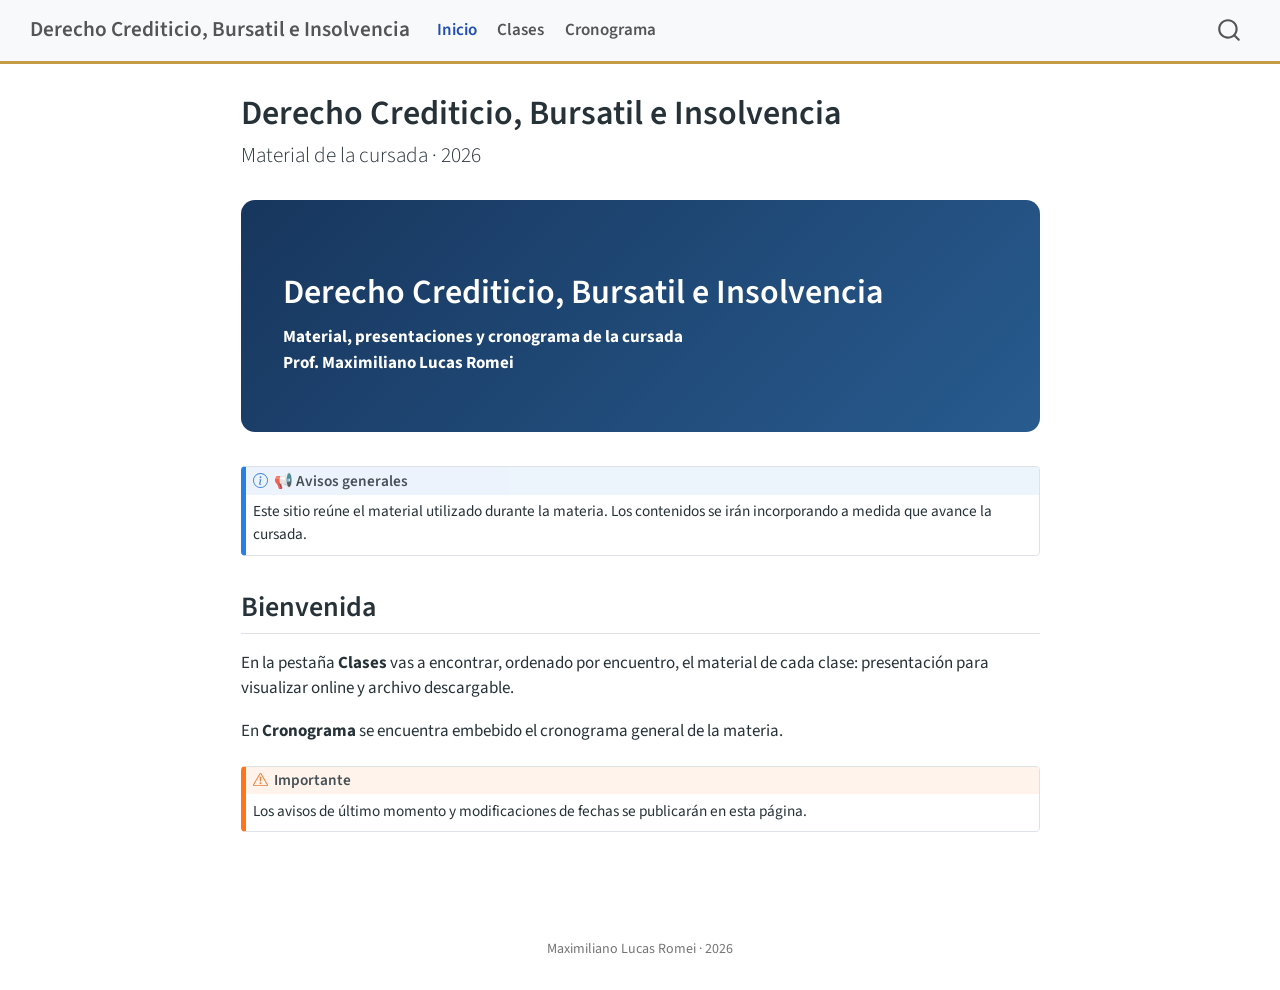
<file: docs/index.html>
<!DOCTYPE html>
<html xmlns="http://www.w3.org/1999/xhtml" lang="en" xml:lang="en"><head>

<meta charset="utf-8">
<meta name="generator" content="quarto-1.9.38">

<meta name="viewport" content="width=device-width, initial-scale=1.0, user-scalable=yes">


<title>Derecho Crediticio, Bursatil e Insolvencia</title>
<style>
/* Default styles provided by pandoc.
** See https://pandoc.org/MANUAL.html#variables-for-html for config info.
*/
code{white-space: pre-wrap;}
span.smallcaps{font-variant: small-caps;}
div.columns{display: flex; gap: min(4vw, 1.5em);}
div.column{flex: auto; overflow-x: auto;}
div.hanging-indent{margin-left: 1.5em; text-indent: -1.5em;}
ul.task-list{list-style: none;}
ul.task-list li input[type="checkbox"] {
  width: 0.8em;
  margin: 0 0.8em 0.2em -1em; /* quarto-specific, see https://github.com/quarto-dev/quarto-cli/issues/4556 */ 
  vertical-align: middle;
}
</style>


<script src="site_libs/quarto-nav/quarto-nav.js"></script>
<script src="site_libs/quarto-nav/headroom.min.js"></script>
<script src="site_libs/clipboard/clipboard.min.js"></script>
<script src="site_libs/quarto-search/autocomplete.umd.js"></script>
<script src="site_libs/quarto-search/fuse.min.js"></script>
<script src="site_libs/quarto-search/quarto-search.js"></script>
<meta name="quarto:offset" content="./">
<script src="site_libs/quarto-html/quarto.js" type="module"></script>
<script src="site_libs/quarto-html/tabsets/tabsets.js" type="module"></script>
<script src="site_libs/quarto-html/popper.min.js"></script>
<script src="site_libs/quarto-html/tippy.umd.min.js"></script>
<script src="site_libs/quarto-html/anchor.min.js"></script>
<link href="site_libs/quarto-html/tippy.css" rel="stylesheet">
<link href="site_libs/quarto-html/quarto-syntax-highlighting-15634bcf2e68342d4ad2dfa704d543f6.css" rel="stylesheet" id="quarto-text-highlighting-styles">
<script src="site_libs/bootstrap/bootstrap.min.js"></script>
<link href="site_libs/bootstrap/bootstrap-icons.css" rel="stylesheet">
<link href="site_libs/bootstrap/bootstrap-a0f9fd0d421825b736dc1bbcbcba2219.min.css" rel="stylesheet" append-hash="true" id="quarto-bootstrap" data-mode="light">
<script id="quarto-search-options" type="application/json">{
  "location": "navbar",
  "copy-button": false,
  "collapse-after": 3,
  "panel-placement": "end",
  "type": "overlay",
  "limit": 50,
  "keyboard-shortcut": [
    "f",
    "/",
    "s"
  ],
  "show-item-context": false,
  "language": {
    "search-no-results-text": "No results",
    "search-matching-documents-text": "matching documents",
    "search-copy-link-title": "Copy link to search",
    "search-hide-matches-text": "Hide additional matches",
    "search-more-match-text": "more match in this document",
    "search-more-matches-text": "more matches in this document",
    "search-clear-button-title": "Clear",
    "search-text-placeholder": "",
    "search-detached-cancel-button-title": "Cancel",
    "search-submit-button-title": "Submit",
    "search-label": "Search"
  }
}</script>
<style>html{ scroll-behavior: smooth; }</style>


<link rel="stylesheet" href="styles.css">
</head>

<body class="nav-fixed fullcontent quarto-light">

<div id="quarto-search-results"></div>
  <header id="quarto-header" class="headroom fixed-top">
    <nav class="navbar navbar-expand-lg " data-bs-theme="dark">
      <div class="navbar-container container-fluid">
      <div class="navbar-brand-container mx-auto">
    <a class="navbar-brand" href="./index.html">
    <span class="navbar-title">Derecho Crediticio, Bursatil e Insolvencia</span>
    </a>
  </div>
            <div id="quarto-search" class="" title="Search"></div>
          <button class="navbar-toggler" type="button" data-bs-toggle="collapse" data-bs-target="#navbarCollapse" aria-controls="navbarCollapse" role="menu" aria-expanded="false" aria-label="Toggle navigation" onclick="if (window.quartoToggleHeadroom) { window.quartoToggleHeadroom(); }">
  <span class="navbar-toggler-icon"></span>
</button>
          <div class="collapse navbar-collapse" id="navbarCollapse">
            <ul class="navbar-nav navbar-nav-scroll me-auto">
  <li class="nav-item">
    <a class="nav-link active" href="./index.html" aria-current="page"> 
<span class="menu-text">Inicio</span></a>
  </li>  
  <li class="nav-item">
    <a class="nav-link" href="./clases.html"> 
<span class="menu-text">Clases</span></a>
  </li>  
  <li class="nav-item">
    <a class="nav-link" href="./cronograma.html"> 
<span class="menu-text">Cronograma</span></a>
  </li>  
</ul>
          </div> <!-- /navcollapse -->
            <div class="quarto-navbar-tools">
</div>
      </div> <!-- /container-fluid -->
    </nav>
</header>
<!-- content -->
<div id="quarto-content" class="quarto-container page-columns page-rows-contents page-layout-article page-navbar">
<!-- sidebar -->
<!-- margin-sidebar -->
    
<!-- main -->
<main class="content" id="quarto-document-content">

<header id="title-block-header" class="quarto-title-block default">
<div class="quarto-title">
<h1 class="title">Derecho Crediticio, Bursatil e Insolvencia</h1>
<p class="subtitle lead">Material de la cursada · 2026</p>
</div>



<div class="quarto-title-meta">

    
  
    
  </div>
  


</header>


<section id="derecho-crediticio-bursatil-e-insolvencia" class="level1 hero">
<h1>Derecho Crediticio, Bursatil e Insolvencia</h1>
<p><strong>Material, presentaciones y cronograma de la cursada</strong><br>
<strong>Prof.&nbsp;Maximiliano Lucas Romei</strong></p>
</section>
<div class="callout callout-style-default callout-note callout-titled" title="📢 Avisos generales">
<div class="callout-header d-flex align-content-center">
<div class="callout-icon-container">
<i class="callout-icon"></i>
</div>
<div class="callout-title-container flex-fill">
<span class="screen-reader-only">Note</span>📢 Avisos generales
</div>
</div>
<div class="callout-body-container callout-body">
<p>Este sitio reúne el material utilizado durante la materia. Los contenidos se irán incorporando a medida que avance la cursada.</p>
</div>
</div>
<section id="bienvenida" class="level2">
<h2 class="anchored" data-anchor-id="bienvenida">Bienvenida</h2>
<p>En la pestaña <strong>Clases</strong> vas a encontrar, ordenado por encuentro, el material de cada clase: presentación para visualizar online y archivo descargable.</p>
<p>En <strong>Cronograma</strong> se encuentra embebido el cronograma general de la materia.</p>
<div class="callout callout-style-default callout-warning callout-titled" title="Importante">
<div class="callout-header d-flex align-content-center">
<div class="callout-icon-container">
<i class="callout-icon"></i>
</div>
<div class="callout-title-container flex-fill">
<span class="screen-reader-only">Warning</span>Importante
</div>
</div>
<div class="callout-body-container callout-body">
<p>Los avisos de último momento y modificaciones de fechas se publicarán en esta página.</p>
</div>
</div>


</section>

</main> <!-- /main -->
<script id="quarto-html-after-body" type="application/javascript">
  window.document.addEventListener("DOMContentLoaded", function (event) {
    const icon = "";
    const anchorJS = new window.AnchorJS();
    anchorJS.options = {
      placement: 'right',
      icon: icon
    };
    anchorJS.add('.anchored');
    const isCodeAnnotation = (el) => {
      for (const clz of el.classList) {
        if (clz.startsWith('code-annotation-')) {                     
          return true;
        }
      }
      return false;
    }
    const onCopySuccess = function(e) {
      // button target
      const button = e.trigger;
      // don't keep focus
      button.blur();
      // flash "checked"
      button.classList.add('code-copy-button-checked');
      var currentTitle = button.getAttribute("title");
      button.setAttribute("title", "Copied!");
      let tooltip;
      if (window.bootstrap) {
        button.setAttribute("data-bs-toggle", "tooltip");
        button.setAttribute("data-bs-placement", "left");
        button.setAttribute("data-bs-title", "Copied!");
        tooltip = new bootstrap.Tooltip(button, 
          { trigger: "manual", 
            customClass: "code-copy-button-tooltip",
            offset: [0, -8]});
        tooltip.show();    
      }
      setTimeout(function() {
        if (tooltip) {
          tooltip.hide();
          button.removeAttribute("data-bs-title");
          button.removeAttribute("data-bs-toggle");
          button.removeAttribute("data-bs-placement");
        }
        button.setAttribute("title", currentTitle);
        button.classList.remove('code-copy-button-checked');
      }, 1000);
      // clear code selection
      e.clearSelection();
    }
    const getTextToCopy = function(trigger) {
      const outerScaffold = trigger.parentElement.cloneNode(true);
      const codeEl = outerScaffold.querySelector('code');
      for (const childEl of codeEl.children) {
        if (isCodeAnnotation(childEl)) {
          childEl.remove();
        }
      }
      return codeEl.innerText;
    }
    const clipboard = new window.ClipboardJS('.code-copy-button:not([data-in-quarto-modal])', {
      text: getTextToCopy
    });
    clipboard.on('success', onCopySuccess);
    if (window.document.getElementById('quarto-embedded-source-code-modal')) {
      const clipboardModal = new window.ClipboardJS('.code-copy-button[data-in-quarto-modal]', {
        text: getTextToCopy,
        container: window.document.getElementById('quarto-embedded-source-code-modal')
      });
      clipboardModal.on('success', onCopySuccess);
    }
      var localhostRegex = new RegExp(/^(?:http|https):\/\/localhost\:?[0-9]*\//);
      var mailtoRegex = new RegExp(/^mailto:/);
        var filterRegex = new RegExp('/' + window.location.host + '/');
      var isInternal = (href) => {
          return filterRegex.test(href) || localhostRegex.test(href) || mailtoRegex.test(href);
      }
      // Inspect non-navigation links and adorn them if external
     var links = window.document.querySelectorAll('a[href]:not(.nav-link):not(.navbar-brand):not(.toc-action):not(.sidebar-link):not(.sidebar-item-toggle):not(.pagination-link):not(.no-external):not([aria-hidden]):not(.dropdown-item):not(.quarto-navigation-tool):not(.about-link)');
      for (var i=0; i<links.length; i++) {
        const link = links[i];
        if (!isInternal(link.href)) {
          // undo the damage that might have been done by quarto-nav.js in the case of
          // links that we want to consider external
          if (link.dataset.originalHref !== undefined) {
            link.href = link.dataset.originalHref;
          }
        }
      }
    function tippyHover(el, contentFn, onTriggerFn, onUntriggerFn) {
      const config = {
        allowHTML: true,
        maxWidth: 500,
        delay: 100,
        arrow: false,
        appendTo: function(el) {
            return el.parentElement;
        },
        interactive: true,
        interactiveBorder: 10,
        theme: 'quarto',
        placement: 'bottom-start',
      };
      if (contentFn) {
        config.content = contentFn;
      }
      if (onTriggerFn) {
        config.onTrigger = onTriggerFn;
      }
      if (onUntriggerFn) {
        config.onUntrigger = onUntriggerFn;
      }
      window.tippy(el, config); 
    }
    const noterefs = window.document.querySelectorAll('a[role="doc-noteref"]');
    for (var i=0; i<noterefs.length; i++) {
      const ref = noterefs[i];
      tippyHover(ref, function() {
        // use id or data attribute instead here
        let href = ref.getAttribute('data-footnote-href') || ref.getAttribute('href');
        try { href = new URL(href).hash; } catch {}
        const id = href.replace(/^#\/?/, "");
        const note = window.document.getElementById(id);
        if (note) {
          return note.innerHTML;
        } else {
          return "";
        }
      });
    }
    const xrefs = window.document.querySelectorAll('a.quarto-xref');
    const processXRef = (id, note) => {
      // Strip column container classes
      const stripColumnClz = (el) => {
        el.classList.remove("page-full", "page-columns");
        if (el.children) {
          for (const child of el.children) {
            stripColumnClz(child);
          }
        }
      }
      stripColumnClz(note)
      if (id === null || id.startsWith('sec-')) {
        // Special case sections, only their first couple elements
        const container = document.createElement("div");
        if (note.children && note.children.length > 2) {
          container.appendChild(note.children[0].cloneNode(true));
          for (let i = 1; i < note.children.length; i++) {
            const child = note.children[i];
            if (child.tagName === "P" && child.innerText === "") {
              continue;
            } else {
              container.appendChild(child.cloneNode(true));
              break;
            }
          }
          if (window.Quarto?.typesetMath) {
            window.Quarto.typesetMath(container);
          }
          return container.innerHTML
        } else {
          if (window.Quarto?.typesetMath) {
            window.Quarto.typesetMath(note);
          }
          return note.innerHTML;
        }
      } else {
        // Remove any anchor links if they are present
        const anchorLink = note.querySelector('a.anchorjs-link');
        if (anchorLink) {
          anchorLink.remove();
        }
        if (window.Quarto?.typesetMath) {
          window.Quarto.typesetMath(note);
        }
        if (note.classList.contains("callout")) {
          return note.outerHTML;
        } else {
          return note.innerHTML;
        }
      }
    }
    for (var i=0; i<xrefs.length; i++) {
      const xref = xrefs[i];
      tippyHover(xref, undefined, function(instance) {
        instance.disable();
        let url = xref.getAttribute('href');
        let hash = undefined; 
        if (url.startsWith('#')) {
          hash = url;
        } else {
          try { hash = new URL(url).hash; } catch {}
        }
        if (hash) {
          const id = hash.replace(/^#\/?/, "");
          const note = window.document.getElementById(id);
          if (note !== null) {
            try {
              const html = processXRef(id, note.cloneNode(true));
              instance.setContent(html);
            } finally {
              instance.enable();
              instance.show();
            }
          } else {
            // See if we can fetch this
            fetch(url.split('#')[0])
            .then(res => res.text())
            .then(html => {
              const parser = new DOMParser();
              const htmlDoc = parser.parseFromString(html, "text/html");
              const note = htmlDoc.getElementById(id);
              if (note !== null) {
                const html = processXRef(id, note);
                instance.setContent(html);
              } 
            }).finally(() => {
              instance.enable();
              instance.show();
            });
          }
        } else {
          // See if we can fetch a full url (with no hash to target)
          // This is a special case and we should probably do some content thinning / targeting
          fetch(url)
          .then(res => res.text())
          .then(html => {
            const parser = new DOMParser();
            const htmlDoc = parser.parseFromString(html, "text/html");
            const note = htmlDoc.querySelector('main.content');
            if (note !== null) {
              // This should only happen for chapter cross references
              // (since there is no id in the URL)
              // remove the first header
              if (note.children.length > 0 && note.children[0].tagName === "HEADER") {
                note.children[0].remove();
              }
              const html = processXRef(null, note);
              instance.setContent(html);
            } 
          }).finally(() => {
            instance.enable();
            instance.show();
          });
        }
      }, function(instance) {
      });
    }
        let selectedAnnoteEl;
        const selectorForAnnotation = ( cell, annotation) => {
          let cellAttr = 'data-code-cell="' + cell + '"';
          let lineAttr = 'data-code-annotation="' +  annotation + '"';
          const selector = 'span[' + cellAttr + '][' + lineAttr + ']';
          return selector;
        }
        const selectCodeLines = (annoteEl) => {
          const doc = window.document;
          const targetCell = annoteEl.getAttribute("data-target-cell");
          const targetAnnotation = annoteEl.getAttribute("data-target-annotation");
          const annoteSpan = window.document.querySelector(selectorForAnnotation(targetCell, targetAnnotation));
          const lines = annoteSpan.getAttribute("data-code-lines").split(",");
          const lineIds = lines.map((line) => {
            return targetCell + "-" + line;
          })
          let top = null;
          let height = null;
          let parent = null;
          if (lineIds.length > 0) {
              //compute the position of the single el (top and bottom and make a div)
              const el = window.document.getElementById(lineIds[0]);
              top = el.offsetTop;
              height = el.offsetHeight;
              parent = el.parentElement.parentElement;
            if (lineIds.length > 1) {
              const lastEl = window.document.getElementById(lineIds[lineIds.length - 1]);
              const bottom = lastEl.offsetTop + lastEl.offsetHeight;
              height = bottom - top;
            }
            if (top !== null && height !== null && parent !== null) {
              // cook up a div (if necessary) and position it 
              let div = window.document.getElementById("code-annotation-line-highlight");
              if (div === null) {
                div = window.document.createElement("div");
                div.setAttribute("id", "code-annotation-line-highlight");
                div.style.position = 'absolute';
                parent.appendChild(div);
              }
              div.style.top = top - 2 + "px";
              div.style.height = height + 4 + "px";
              div.style.left = 0;
              let gutterDiv = window.document.getElementById("code-annotation-line-highlight-gutter");
              if (gutterDiv === null) {
                gutterDiv = window.document.createElement("div");
                gutterDiv.setAttribute("id", "code-annotation-line-highlight-gutter");
                gutterDiv.style.position = 'absolute';
                const codeCell = window.document.getElementById(targetCell);
                const gutter = codeCell.querySelector('.code-annotation-gutter');
                gutter.appendChild(gutterDiv);
              }
              gutterDiv.style.top = top - 2 + "px";
              gutterDiv.style.height = height + 4 + "px";
            }
            selectedAnnoteEl = annoteEl;
          }
        };
        const unselectCodeLines = () => {
          const elementsIds = ["code-annotation-line-highlight", "code-annotation-line-highlight-gutter"];
          elementsIds.forEach((elId) => {
            const div = window.document.getElementById(elId);
            if (div) {
              div.remove();
            }
          });
          selectedAnnoteEl = undefined;
        };
          // Handle positioning of the toggle
      window.addEventListener(
        "resize",
        throttle(() => {
          elRect = undefined;
          if (selectedAnnoteEl) {
            selectCodeLines(selectedAnnoteEl);
          }
        }, 10)
      );
      function throttle(fn, ms) {
      let throttle = false;
      let timer;
        return (...args) => {
          if(!throttle) { // first call gets through
              fn.apply(this, args);
              throttle = true;
          } else { // all the others get throttled
              if(timer) clearTimeout(timer); // cancel #2
              timer = setTimeout(() => {
                fn.apply(this, args);
                timer = throttle = false;
              }, ms);
          }
        };
      }
        // Attach click handler to the DT
        const annoteDls = window.document.querySelectorAll('dt[data-target-cell]');
        for (const annoteDlNode of annoteDls) {
          annoteDlNode.addEventListener('click', (event) => {
            const clickedEl = event.target;
            if (clickedEl !== selectedAnnoteEl) {
              unselectCodeLines();
              const activeEl = window.document.querySelector('dt[data-target-cell].code-annotation-active');
              if (activeEl) {
                activeEl.classList.remove('code-annotation-active');
              }
              selectCodeLines(clickedEl);
              clickedEl.classList.add('code-annotation-active');
            } else {
              // Unselect the line
              unselectCodeLines();
              clickedEl.classList.remove('code-annotation-active');
            }
          });
        }
    const findCites = (el) => {
      const parentEl = el.parentElement;
      if (parentEl) {
        const cites = parentEl.dataset.cites;
        if (cites) {
          return {
            el,
            cites: cites.split(' ')
          };
        } else {
          return findCites(el.parentElement)
        }
      } else {
        return undefined;
      }
    };
    var bibliorefs = window.document.querySelectorAll('a[role="doc-biblioref"]');
    for (var i=0; i<bibliorefs.length; i++) {
      const ref = bibliorefs[i];
      const citeInfo = findCites(ref);
      if (citeInfo) {
        tippyHover(citeInfo.el, function() {
          var popup = window.document.createElement('div');
          citeInfo.cites.forEach(function(cite) {
            var citeDiv = window.document.createElement('div');
            citeDiv.classList.add('hanging-indent');
            citeDiv.classList.add('csl-entry');
            var biblioDiv = window.document.getElementById('ref-' + cite);
            if (biblioDiv) {
              citeDiv.innerHTML = biblioDiv.innerHTML;
            }
            popup.appendChild(citeDiv);
          });
          return popup.innerHTML;
        });
      }
    }
  });
  </script>
</div> <!-- /content -->
<footer class="footer">
  <div class="nav-footer">
    <div class="nav-footer-left">
      &nbsp;
    </div>   
    <div class="nav-footer-center">
<p>Maximiliano Lucas Romei · 2026</p>
</div>
    <div class="nav-footer-right">
      &nbsp;
    </div>
  </div>
</footer>




<script src="site_libs/quarto-html/zenscroll-min.js"></script>
</body></html>
</file>
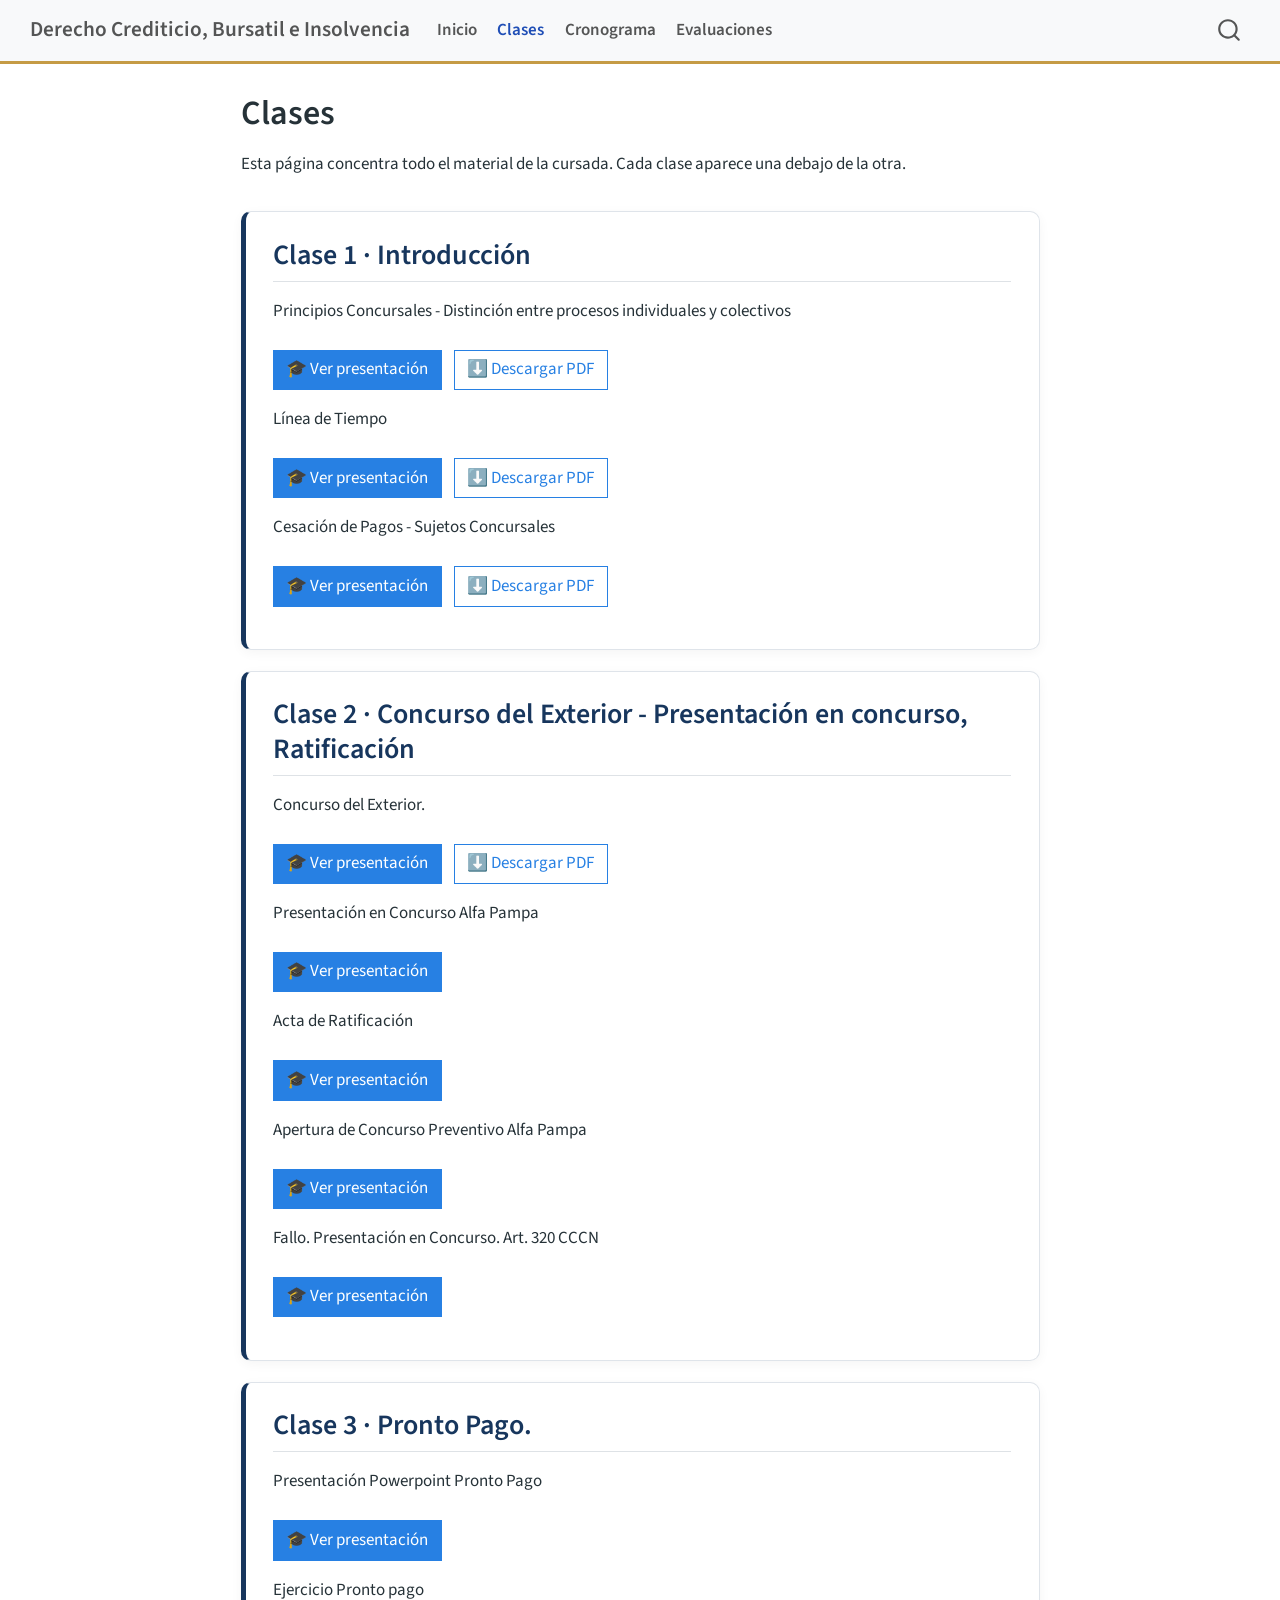
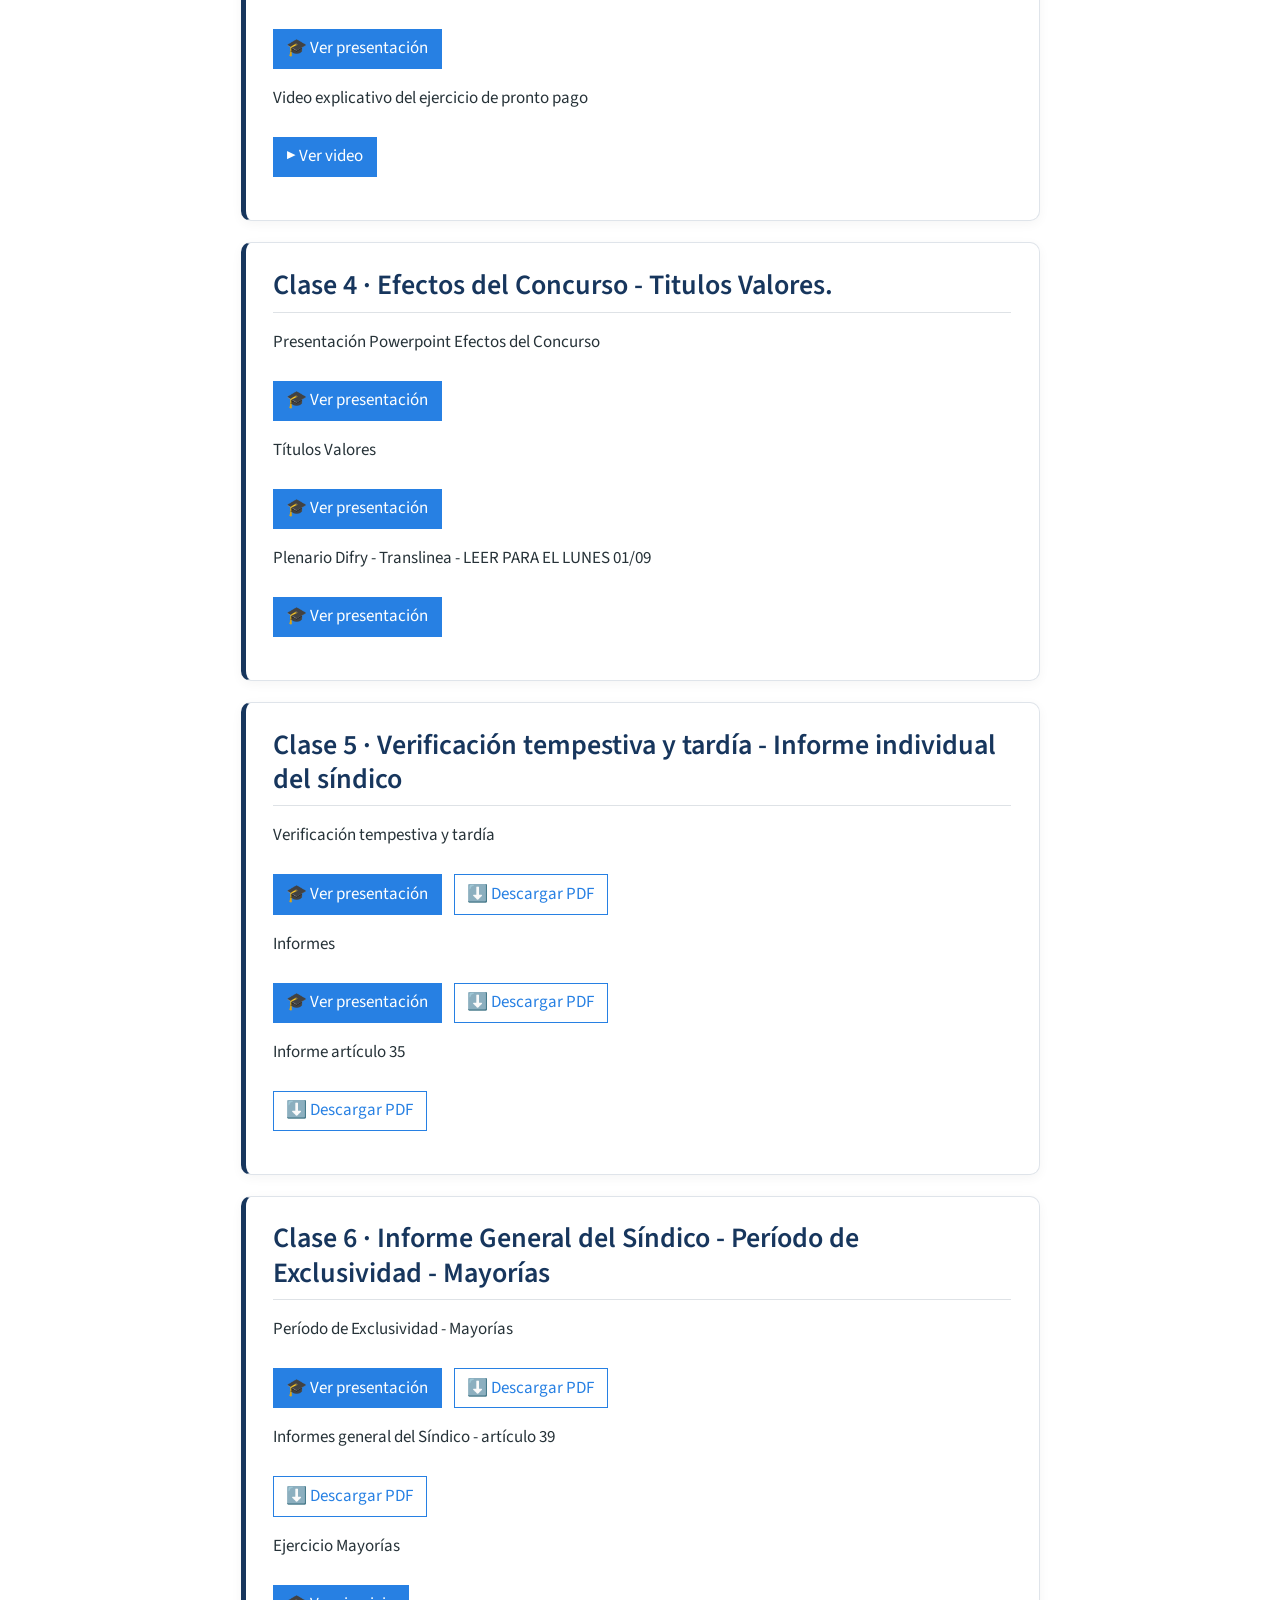
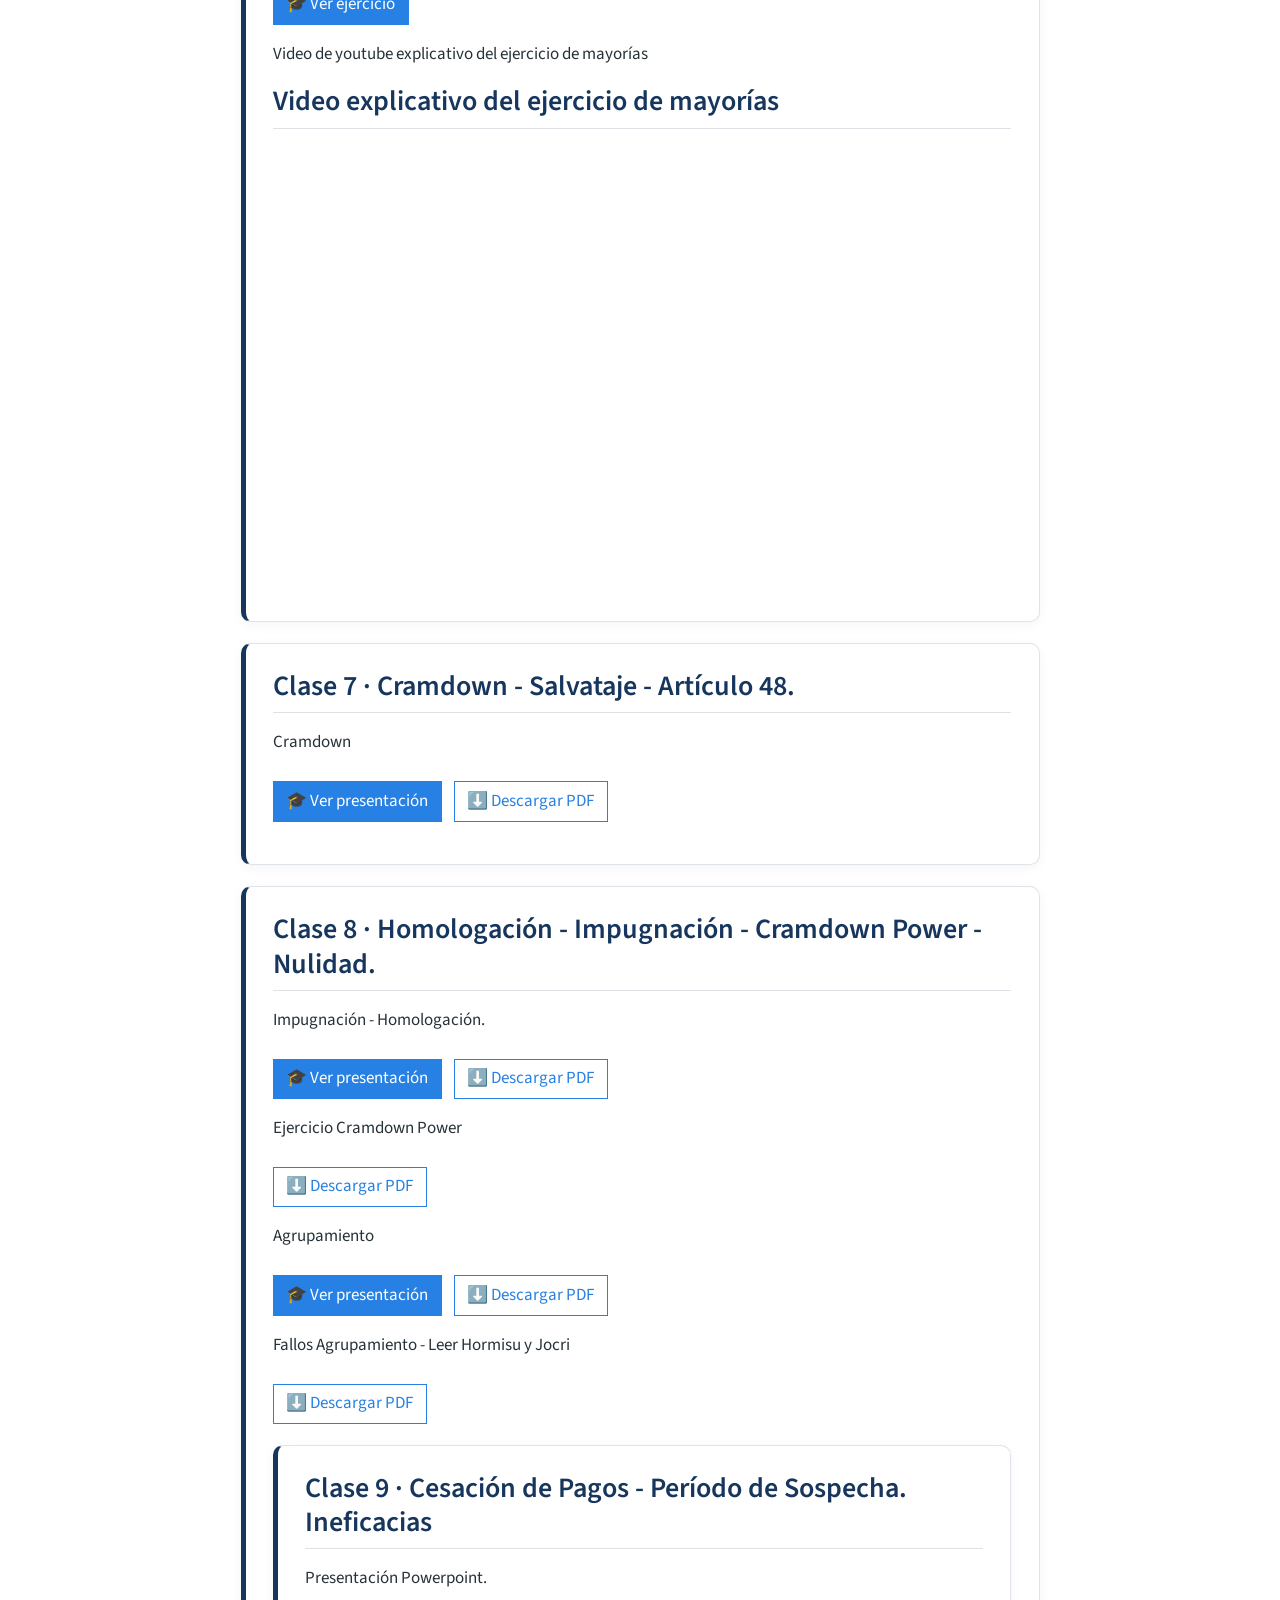
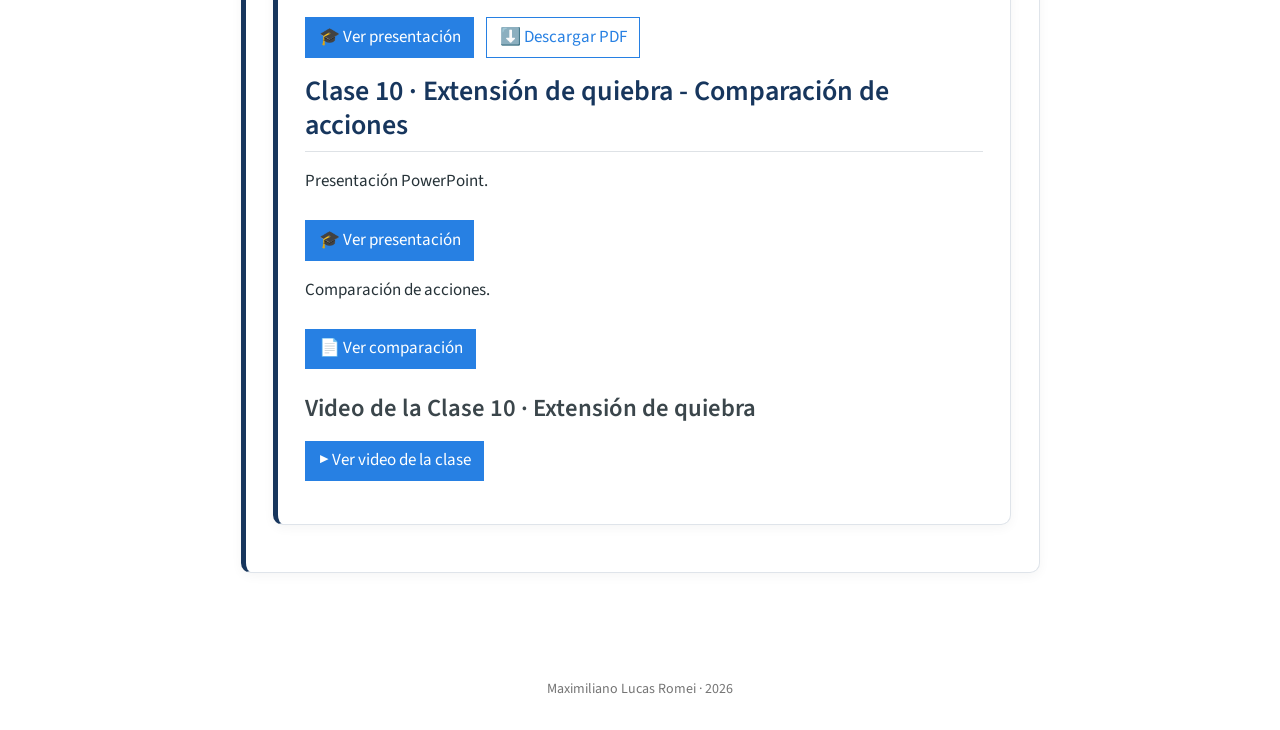
<file: docs/clases.html>
<!DOCTYPE html>
<html xmlns="http://www.w3.org/1999/xhtml" lang="en" xml:lang="en"><head>

<meta charset="utf-8">
<meta name="generator" content="quarto-1.9.38">

<meta name="viewport" content="width=device-width, initial-scale=1.0, user-scalable=yes">


<title>Clases – Derecho Crediticio, Bursatil e Insolvencia</title>
<style>
/* Default styles provided by pandoc.
** See https://pandoc.org/MANUAL.html#variables-for-html for config info.
*/
code{white-space: pre-wrap;}
span.smallcaps{font-variant: small-caps;}
div.columns{display: flex; gap: min(4vw, 1.5em);}
div.column{flex: auto; overflow-x: auto;}
div.hanging-indent{margin-left: 1.5em; text-indent: -1.5em;}
ul.task-list{list-style: none;}
ul.task-list li input[type="checkbox"] {
  width: 0.8em;
  margin: 0 0.8em 0.2em -1em; /* quarto-specific, see https://github.com/quarto-dev/quarto-cli/issues/4556 */ 
  vertical-align: middle;
}
</style>


<script src="site_libs/quarto-nav/quarto-nav.js"></script>
<script src="site_libs/quarto-nav/headroom.min.js"></script>
<script src="site_libs/clipboard/clipboard.min.js"></script>
<script src="site_libs/quarto-search/autocomplete.umd.js"></script>
<script src="site_libs/quarto-search/fuse.min.js"></script>
<script src="site_libs/quarto-search/quarto-search.js"></script>
<meta name="quarto:offset" content="./">
<script src="site_libs/quarto-html/quarto.js" type="module"></script>
<script src="site_libs/quarto-html/tabsets/tabsets.js" type="module"></script>
<script src="site_libs/quarto-html/popper.min.js"></script>
<script src="site_libs/quarto-html/tippy.umd.min.js"></script>
<script src="site_libs/quarto-html/anchor.min.js"></script>
<link href="site_libs/quarto-html/tippy.css" rel="stylesheet">
<link href="site_libs/quarto-html/quarto-syntax-highlighting-15634bcf2e68342d4ad2dfa704d543f6.css" rel="stylesheet" id="quarto-text-highlighting-styles">
<script src="site_libs/bootstrap/bootstrap.min.js"></script>
<link href="site_libs/bootstrap/bootstrap-icons.css" rel="stylesheet">
<link href="site_libs/bootstrap/bootstrap-a0f9fd0d421825b736dc1bbcbcba2219.min.css" rel="stylesheet" append-hash="true" id="quarto-bootstrap" data-mode="light">
<script id="quarto-search-options" type="application/json">{
  "location": "navbar",
  "copy-button": false,
  "collapse-after": 3,
  "panel-placement": "end",
  "type": "overlay",
  "limit": 50,
  "keyboard-shortcut": [
    "f",
    "/",
    "s"
  ],
  "show-item-context": false,
  "language": {
    "search-no-results-text": "No results",
    "search-matching-documents-text": "matching documents",
    "search-copy-link-title": "Copy link to search",
    "search-hide-matches-text": "Hide additional matches",
    "search-more-match-text": "more match in this document",
    "search-more-matches-text": "more matches in this document",
    "search-clear-button-title": "Clear",
    "search-text-placeholder": "",
    "search-detached-cancel-button-title": "Cancel",
    "search-submit-button-title": "Submit",
    "search-label": "Search"
  }
}</script>
<style>html{ scroll-behavior: smooth; }</style>


<link rel="stylesheet" href="styles.css">
</head>

<body class="nav-fixed fullcontent quarto-light">

<div id="quarto-search-results"></div>
  <header id="quarto-header" class="headroom fixed-top">
    <nav class="navbar navbar-expand-lg " data-bs-theme="dark">
      <div class="navbar-container container-fluid">
      <div class="navbar-brand-container mx-auto">
    <a class="navbar-brand" href="./index.html">
    <span class="navbar-title">Derecho Crediticio, Bursatil e Insolvencia</span>
    </a>
  </div>
            <div id="quarto-search" class="" title="Search"></div>
          <button class="navbar-toggler" type="button" data-bs-toggle="collapse" data-bs-target="#navbarCollapse" aria-controls="navbarCollapse" role="menu" aria-expanded="false" aria-label="Toggle navigation" onclick="if (window.quartoToggleHeadroom) { window.quartoToggleHeadroom(); }">
  <span class="navbar-toggler-icon"></span>
</button>
          <div class="collapse navbar-collapse" id="navbarCollapse">
            <ul class="navbar-nav navbar-nav-scroll me-auto">
  <li class="nav-item">
    <a class="nav-link" href="./index.html"> 
<span class="menu-text">Inicio</span></a>
  </li>  
  <li class="nav-item">
    <a class="nav-link active" href="./clases.html" aria-current="page"> 
<span class="menu-text">Clases</span></a>
  </li>  
  <li class="nav-item">
    <a class="nav-link" href="./cronograma.html"> 
<span class="menu-text">Cronograma</span></a>
  </li>  
  <li class="nav-item">
    <a class="nav-link" href="./evaluaciones.html"> 
<span class="menu-text">Evaluaciones</span></a>
  </li>  
</ul>
          </div> <!-- /navcollapse -->
            <div class="quarto-navbar-tools">
</div>
      </div> <!-- /container-fluid -->
    </nav>
</header>
<!-- content -->
<div id="quarto-content" class="quarto-container page-columns page-rows-contents page-layout-article page-navbar">
<!-- sidebar -->
<!-- margin-sidebar -->
    
<!-- main -->
<main class="content" id="quarto-document-content">

<header id="title-block-header" class="quarto-title-block default">
<div class="quarto-title">
<h1 class="title">Clases</h1>
</div>



<div class="quarto-title-meta">

    
  
    
  </div>
  


</header>


<p>Esta página concentra todo el material de la cursada. Cada clase aparece una debajo de la otra.</p>
<section id="clase-1-introducción" class="level2 clase">
<h2 class="anchored" data-anchor-id="clase-1-introducción">Clase 1 · Introducción</h2>
<p>Principios Concursales - Distinción entre procesos individuales y colectivos</p>
<p><a href="clases/clase01/1_Presentacion del curso.pptx" class="btn btn-primary" target="_blank">🎓 Ver presentación</a> <a href="clases/clase01/1_Presentacion del curso.pdf" class="btn btn-outline-primary" target="_blank">⬇️ Descargar PDF</a></p>
<p>Línea de Tiempo</p>
<p><a href="clases/clase01/LÍNEA DE TIEMPO.pptx" class="btn btn-primary" target="_blank">🎓 Ver presentación</a> <a href="clases/clase01/LÍNEA DE TIEMPO.pdf" class="btn btn-outline-primary" target="_blank">⬇️ Descargar PDF</a></p>
<p>Cesación de Pagos - Sujetos Concursales</p>
<p><a href="clases/clase01/2_Cesacion-de-Pagos.pptx" class="btn btn-primary" target="_blank">🎓 Ver presentación</a> <a href="clases/clase01/2_Cesacion-de-Pagos.pdf" class="btn btn-outline-primary" target="_blank">⬇️ Descargar PDF</a></p>
</section>
<section id="clase-2-concurso-del-exterior---presentación-en-concurso-ratificación" class="level2 clase">
<h2 class="anchored" data-anchor-id="clase-2-concurso-del-exterior---presentación-en-concurso-ratificación">Clase 2 · Concurso del Exterior - Presentación en concurso, Ratificación</h2>
<p>Concurso del Exterior.</p>
<p><a href="clases/clase02/3_art_4_lcq.pptx" class="btn btn-primary" target="_blank">🎓 Ver presentación</a> <a href="clases/clase02/3_art_4_lcq.pdf" class="btn btn-outline-primary" target="_blank">⬇️ Descargar PDF</a></p>
<p>Presentación en Concurso Alfa Pampa</p>
<p><a href="clases/clase02/presentacion-concurso-alfa-pampa.pdf" class="btn btn-primary" target="_blank">🎓 Ver presentación</a></p>
<p>Acta de Ratificación</p>
<p><a href="clases/clase02/acta de ratificacion.pdf" class="btn btn-primary" target="_blank">🎓 Ver presentación</a></p>
<p>Apertura de Concurso Preventivo Alfa Pampa</p>
<p><a href="clases/clase02/apertura-concurso-alfa-pampa.pdf" class="btn btn-primary" target="_blank">🎓 Ver presentación</a></p>
<p>Fallo. Presentación en Concurso. Art. 320 CCCN</p>
<p><a href="clases/clase02/excepcion320-fallo.pdf" class="btn btn-primary" target="_blank">🎓 Ver presentación</a></p>
</section>
<section id="clase-3-pronto-pago." class="level2 clase">
<h2 class="anchored" data-anchor-id="clase-3-pronto-pago.">Clase 3 · Pronto Pago.</h2>
<p>Presentación Powerpoint Pronto Pago</p>
<p><a href="clases/clase03/pronto_pago.pptx" class="btn btn-primary" target="_blank">🎓 Ver presentación</a></p>
<p>Ejercicio Pronto pago</p>
<p><a href="clases/clase03/ejercicio_pronto_pago.pdf" class="btn btn-primary" target="_blank">🎓 Ver presentación</a></p>
<p>Video explicativo del ejercicio de pronto pago</p>
<p><a href="https://youtu.be/am_G8GSHKpQ" class="btn btn-primary" target="_blank">▶️ Ver video</a></p>
</section>
<section id="clase-4-efectos-del-concurso---titulos-valores." class="level2 clase">
<h2 class="anchored" data-anchor-id="clase-4-efectos-del-concurso---titulos-valores.">Clase 4 · Efectos del Concurso - Titulos Valores.</h2>
<p>Presentación Powerpoint Efectos del Concurso</p>
<p><a href="clases/clase04/efectos-concurso.pptx" class="btn btn-primary" target="_blank">🎓 Ver presentación</a></p>
<p>Títulos Valores</p>
<p><a href="clases/clase04/titulos-valores.pptx" class="btn btn-primary" target="_blank">🎓 Ver presentación</a></p>
<p>Plenario Difry - Translinea - LEER PARA EL LUNES 01/09</p>
<p><a href="clases/clase04/difry-translinea.pdf" class="btn btn-primary" target="_blank">🎓 Ver presentación</a></p>
</section>
<section id="clase-5-verificación-tempestiva-y-tardía---informe-individual-del-síndico" class="level2 clase">
<h2 class="anchored" data-anchor-id="clase-5-verificación-tempestiva-y-tardía---informe-individual-del-síndico">Clase 5 · Verificación tempestiva y tardía - Informe individual del síndico</h2>
<p>Verificación tempestiva y tardía</p>
<p><a href="clases/clase05/Verificacion de Credito.pptx" class="btn btn-primary" target="_blank">🎓 Ver presentación</a> <a href="clases/clase05/Verificacion de Credito.pdf" class="btn btn-outline-primary" target="_blank">⬇️ Descargar PDF</a></p>
<p>Informes</p>
<p><a href="clases/clase05/Informes del sindico.pptx" class="btn btn-primary" target="_blank">🎓 Ver presentación</a> <a href="clases/clase05/Informes del sindico.pdf" class="btn btn-outline-primary" target="_blank">⬇️ Descargar PDF</a></p>
<p>Informe artículo 35</p>
<p><a href="clases/clase05/informe articulo 35.pdf" class="btn btn-outline-primary" target="_blank">⬇️ Descargar PDF</a></p>
</section>
<div class="clase">
<section id="clase-6-informe-general-del-síndico---período-de-exclusividad---mayorías" class="level2">
<h2 class="anchored" data-anchor-id="clase-6-informe-general-del-síndico---período-de-exclusividad---mayorías">Clase 6 · Informe General del Síndico - Período de Exclusividad - Mayorías</h2>
<p>Período de Exclusividad - Mayorías</p>
<p><a href="clases/clase06/propuesta-periodo-exclusividad.pptx" class="btn btn-primary" target="_blank">🎓 Ver presentación</a> <a href="clases/clase06/propuesta-periodo-exclusividad.pdf" class="btn btn-outline-primary" target="_blank">⬇️ Descargar PDF</a></p>
<p>Informes general del Síndico - artículo 39</p>
<p><a href="clases/clase06/informe 39.pdf" class="btn btn-outline-primary" target="_blank">⬇️ Descargar PDF</a></p>
<p>Ejercicio Mayorías</p>
<p><a href="clases/clase06/Ejercicio Mayorias.pdf" class="btn btn-primary" target="_blank">🎓 Ver ejercicio</a></p>
<p>Video de youtube explicativo del ejercicio de mayorías</p>
</section>
<section id="video-explicativo-del-ejercicio-de-mayorías" class="level2">
<h2 class="anchored" data-anchor-id="video-explicativo-del-ejercicio-de-mayorías">Video explicativo del ejercicio de mayorías</h2>
<div class="video-container">
<iframe src="https://www.youtube.com/embed/41AxMhhhw9w" title="Video explicativo - Ejercicio de mayorías" frameborder="0" allow="accelerometer; autoplay; clipboard-write; encrypted-media; gyroscope; picture-in-picture; web-share" allowfullscreen="">
</iframe>
</div>
</section>
</div>
<section id="clase-7-cramdown---salvataje---artículo-48." class="level2 clase">
<h2 class="anchored" data-anchor-id="clase-7-cramdown---salvataje---artículo-48.">Clase 7 · Cramdown - Salvataje - Artículo 48.</h2>
<p>Cramdown</p>
<p><a href="clases/clase07/Cramdown.pptx" class="btn btn-primary" target="_blank">🎓 Ver presentación</a> <a href="clases/clase07/Cramdown.pdf" class="btn btn-outline-primary" target="_blank">⬇️ Descargar PDF</a></p>
</section>
<div class="clase">
<section id="clase-8-homologación---impugnación---cramdown-power---nulidad." class="level2">
<h2 class="anchored" data-anchor-id="clase-8-homologación---impugnación---cramdown-power---nulidad.">Clase 8 · Homologación - Impugnación - Cramdown Power - Nulidad.</h2>
<p>Impugnación - Homologación.</p>
<p><a href="clases/clase08/impugnacion.pptx" class="btn btn-primary" target="_blank">🎓 Ver presentación</a> <a href="clases/clase08/impugnacion.pdf" class="btn btn-outline-primary" target="_blank">⬇️ Descargar PDF</a></p>
<p>Ejercicio Cramdown Power</p>
<p><a href="clases/clase08/Ejercicio Cramdown Power.pdf" class="btn btn-outline-primary" target="_blank">⬇️ Descargar PDF</a></p>
<p>Agrupamiento</p>
<p><a href="clases/clase08/Agrupamiento - APE.pptx" class="btn btn-primary" target="_blank">🎓 Ver presentación</a> <a href="clases/clase08/Agrupamiento - APE.pdf" class="btn btn-outline-primary" target="_blank">⬇️ Descargar PDF</a></p>
<p>Fallos Agrupamiento - Leer Hormisu y Jocri</p>
<p><a href="clases/clase08/hormisur y otros (2).pdf" class="btn btn-outline-primary" target="_blank">⬇️ Descargar PDF</a></p>
</section>
<div class="clase">
<section id="clase-9-cesación-de-pagos---período-de-sospecha.-ineficacias" class="level2">
<h2 class="anchored" data-anchor-id="clase-9-cesación-de-pagos---período-de-sospecha.-ineficacias">Clase 9 · Cesación de Pagos - Período de Sospecha. Ineficacias</h2>
<p>Presentación Powerpoint.</p>
<p><a href="clases/clase09/cp-ps.pptx" class="btn btn-primary" target="_blank">🎓 Ver presentación</a> <a href="clases/clase09/cp-ps.pdf" class="btn btn-outline-primary" target="_blank">⬇️ Descargar PDF</a></p>
</section>
<section id="clase-10-extensión-de-quiebra---comparación-de-acciones" class="level2">
<h2 class="anchored" data-anchor-id="clase-10-extensión-de-quiebra---comparación-de-acciones">Clase 10 · Extensión de quiebra - Comparación de acciones</h2>
<p>Presentación PowerPoint.</p>
<p><a href="clases/clase10/extension.pptx" class="btn btn-primary" target="_blank">🎓 Ver presentación</a></p>
<p>Comparación de acciones.</p>
<p><a href="clases/clase10/comparacion.pdf" class="btn btn-primary" target="_blank">📄 Ver comparación</a></p>
<section id="video-de-la-clase-10-extensión-de-quiebra" class="level3">
<h3 class="anchored" data-anchor-id="video-de-la-clase-10-extensión-de-quiebra">Video de la Clase 10 · Extensión de quiebra</h3>
<p><a href="https://www.youtube.com/watch?v=hzvFfKHOdVQ" class="btn btn-primary" target="_blank">▶️ Ver video de la clase</a></p>
<!-- Duplicar este bloque para agregar nuevas clases -->


</section>
</section>
</div>
</div>

</main> <!-- /main -->
<script id="quarto-html-after-body" type="application/javascript">
  window.document.addEventListener("DOMContentLoaded", function (event) {
    const icon = "";
    const anchorJS = new window.AnchorJS();
    anchorJS.options = {
      placement: 'right',
      icon: icon
    };
    anchorJS.add('.anchored');
    const isCodeAnnotation = (el) => {
      for (const clz of el.classList) {
        if (clz.startsWith('code-annotation-')) {                     
          return true;
        }
      }
      return false;
    }
    const onCopySuccess = function(e) {
      // button target
      const button = e.trigger;
      // don't keep focus
      button.blur();
      // flash "checked"
      button.classList.add('code-copy-button-checked');
      var currentTitle = button.getAttribute("title");
      button.setAttribute("title", "Copied!");
      let tooltip;
      if (window.bootstrap) {
        button.setAttribute("data-bs-toggle", "tooltip");
        button.setAttribute("data-bs-placement", "left");
        button.setAttribute("data-bs-title", "Copied!");
        tooltip = new bootstrap.Tooltip(button, 
          { trigger: "manual", 
            customClass: "code-copy-button-tooltip",
            offset: [0, -8]});
        tooltip.show();    
      }
      setTimeout(function() {
        if (tooltip) {
          tooltip.hide();
          button.removeAttribute("data-bs-title");
          button.removeAttribute("data-bs-toggle");
          button.removeAttribute("data-bs-placement");
        }
        button.setAttribute("title", currentTitle);
        button.classList.remove('code-copy-button-checked');
      }, 1000);
      // clear code selection
      e.clearSelection();
    }
    const getTextToCopy = function(trigger) {
      const outerScaffold = trigger.parentElement.cloneNode(true);
      const codeEl = outerScaffold.querySelector('code');
      for (const childEl of codeEl.children) {
        if (isCodeAnnotation(childEl)) {
          childEl.remove();
        }
      }
      return codeEl.innerText;
    }
    const clipboard = new window.ClipboardJS('.code-copy-button:not([data-in-quarto-modal])', {
      text: getTextToCopy
    });
    clipboard.on('success', onCopySuccess);
    if (window.document.getElementById('quarto-embedded-source-code-modal')) {
      const clipboardModal = new window.ClipboardJS('.code-copy-button[data-in-quarto-modal]', {
        text: getTextToCopy,
        container: window.document.getElementById('quarto-embedded-source-code-modal')
      });
      clipboardModal.on('success', onCopySuccess);
    }
      var localhostRegex = new RegExp(/^(?:http|https):\/\/localhost\:?[0-9]*\//);
      var mailtoRegex = new RegExp(/^mailto:/);
        var filterRegex = new RegExp('/' + window.location.host + '/');
      var isInternal = (href) => {
          return filterRegex.test(href) || localhostRegex.test(href) || mailtoRegex.test(href);
      }
      // Inspect non-navigation links and adorn them if external
     var links = window.document.querySelectorAll('a[href]:not(.nav-link):not(.navbar-brand):not(.toc-action):not(.sidebar-link):not(.sidebar-item-toggle):not(.pagination-link):not(.no-external):not([aria-hidden]):not(.dropdown-item):not(.quarto-navigation-tool):not(.about-link)');
      for (var i=0; i<links.length; i++) {
        const link = links[i];
        if (!isInternal(link.href)) {
          // undo the damage that might have been done by quarto-nav.js in the case of
          // links that we want to consider external
          if (link.dataset.originalHref !== undefined) {
            link.href = link.dataset.originalHref;
          }
        }
      }
    function tippyHover(el, contentFn, onTriggerFn, onUntriggerFn) {
      const config = {
        allowHTML: true,
        maxWidth: 500,
        delay: 100,
        arrow: false,
        appendTo: function(el) {
            return el.parentElement;
        },
        interactive: true,
        interactiveBorder: 10,
        theme: 'quarto',
        placement: 'bottom-start',
      };
      if (contentFn) {
        config.content = contentFn;
      }
      if (onTriggerFn) {
        config.onTrigger = onTriggerFn;
      }
      if (onUntriggerFn) {
        config.onUntrigger = onUntriggerFn;
      }
      window.tippy(el, config); 
    }
    const noterefs = window.document.querySelectorAll('a[role="doc-noteref"]');
    for (var i=0; i<noterefs.length; i++) {
      const ref = noterefs[i];
      tippyHover(ref, function() {
        // use id or data attribute instead here
        let href = ref.getAttribute('data-footnote-href') || ref.getAttribute('href');
        try { href = new URL(href).hash; } catch {}
        const id = href.replace(/^#\/?/, "");
        const note = window.document.getElementById(id);
        if (note) {
          return note.innerHTML;
        } else {
          return "";
        }
      });
    }
    const xrefs = window.document.querySelectorAll('a.quarto-xref');
    const processXRef = (id, note) => {
      // Strip column container classes
      const stripColumnClz = (el) => {
        el.classList.remove("page-full", "page-columns");
        if (el.children) {
          for (const child of el.children) {
            stripColumnClz(child);
          }
        }
      }
      stripColumnClz(note)
      if (id === null || id.startsWith('sec-')) {
        // Special case sections, only their first couple elements
        const container = document.createElement("div");
        if (note.children && note.children.length > 2) {
          container.appendChild(note.children[0].cloneNode(true));
          for (let i = 1; i < note.children.length; i++) {
            const child = note.children[i];
            if (child.tagName === "P" && child.innerText === "") {
              continue;
            } else {
              container.appendChild(child.cloneNode(true));
              break;
            }
          }
          if (window.Quarto?.typesetMath) {
            window.Quarto.typesetMath(container);
          }
          return container.innerHTML
        } else {
          if (window.Quarto?.typesetMath) {
            window.Quarto.typesetMath(note);
          }
          return note.innerHTML;
        }
      } else {
        // Remove any anchor links if they are present
        const anchorLink = note.querySelector('a.anchorjs-link');
        if (anchorLink) {
          anchorLink.remove();
        }
        if (window.Quarto?.typesetMath) {
          window.Quarto.typesetMath(note);
        }
        if (note.classList.contains("callout")) {
          return note.outerHTML;
        } else {
          return note.innerHTML;
        }
      }
    }
    for (var i=0; i<xrefs.length; i++) {
      const xref = xrefs[i];
      tippyHover(xref, undefined, function(instance) {
        instance.disable();
        let url = xref.getAttribute('href');
        let hash = undefined; 
        if (url.startsWith('#')) {
          hash = url;
        } else {
          try { hash = new URL(url).hash; } catch {}
        }
        if (hash) {
          const id = hash.replace(/^#\/?/, "");
          const note = window.document.getElementById(id);
          if (note !== null) {
            try {
              const html = processXRef(id, note.cloneNode(true));
              instance.setContent(html);
            } finally {
              instance.enable();
              instance.show();
            }
          } else {
            // See if we can fetch this
            fetch(url.split('#')[0])
            .then(res => res.text())
            .then(html => {
              const parser = new DOMParser();
              const htmlDoc = parser.parseFromString(html, "text/html");
              const note = htmlDoc.getElementById(id);
              if (note !== null) {
                const html = processXRef(id, note);
                instance.setContent(html);
              } 
            }).finally(() => {
              instance.enable();
              instance.show();
            });
          }
        } else {
          // See if we can fetch a full url (with no hash to target)
          // This is a special case and we should probably do some content thinning / targeting
          fetch(url)
          .then(res => res.text())
          .then(html => {
            const parser = new DOMParser();
            const htmlDoc = parser.parseFromString(html, "text/html");
            const note = htmlDoc.querySelector('main.content');
            if (note !== null) {
              // This should only happen for chapter cross references
              // (since there is no id in the URL)
              // remove the first header
              if (note.children.length > 0 && note.children[0].tagName === "HEADER") {
                note.children[0].remove();
              }
              const html = processXRef(null, note);
              instance.setContent(html);
            } 
          }).finally(() => {
            instance.enable();
            instance.show();
          });
        }
      }, function(instance) {
      });
    }
        let selectedAnnoteEl;
        const selectorForAnnotation = ( cell, annotation) => {
          let cellAttr = 'data-code-cell="' + cell + '"';
          let lineAttr = 'data-code-annotation="' +  annotation + '"';
          const selector = 'span[' + cellAttr + '][' + lineAttr + ']';
          return selector;
        }
        const selectCodeLines = (annoteEl) => {
          const doc = window.document;
          const targetCell = annoteEl.getAttribute("data-target-cell");
          const targetAnnotation = annoteEl.getAttribute("data-target-annotation");
          const annoteSpan = window.document.querySelector(selectorForAnnotation(targetCell, targetAnnotation));
          const lines = annoteSpan.getAttribute("data-code-lines").split(",");
          const lineIds = lines.map((line) => {
            return targetCell + "-" + line;
          })
          let top = null;
          let height = null;
          let parent = null;
          if (lineIds.length > 0) {
              //compute the position of the single el (top and bottom and make a div)
              const el = window.document.getElementById(lineIds[0]);
              top = el.offsetTop;
              height = el.offsetHeight;
              parent = el.parentElement.parentElement;
            if (lineIds.length > 1) {
              const lastEl = window.document.getElementById(lineIds[lineIds.length - 1]);
              const bottom = lastEl.offsetTop + lastEl.offsetHeight;
              height = bottom - top;
            }
            if (top !== null && height !== null && parent !== null) {
              // cook up a div (if necessary) and position it 
              let div = window.document.getElementById("code-annotation-line-highlight");
              if (div === null) {
                div = window.document.createElement("div");
                div.setAttribute("id", "code-annotation-line-highlight");
                div.style.position = 'absolute';
                parent.appendChild(div);
              }
              div.style.top = top - 2 + "px";
              div.style.height = height + 4 + "px";
              div.style.left = 0;
              let gutterDiv = window.document.getElementById("code-annotation-line-highlight-gutter");
              if (gutterDiv === null) {
                gutterDiv = window.document.createElement("div");
                gutterDiv.setAttribute("id", "code-annotation-line-highlight-gutter");
                gutterDiv.style.position = 'absolute';
                const codeCell = window.document.getElementById(targetCell);
                const gutter = codeCell.querySelector('.code-annotation-gutter');
                gutter.appendChild(gutterDiv);
              }
              gutterDiv.style.top = top - 2 + "px";
              gutterDiv.style.height = height + 4 + "px";
            }
            selectedAnnoteEl = annoteEl;
          }
        };
        const unselectCodeLines = () => {
          const elementsIds = ["code-annotation-line-highlight", "code-annotation-line-highlight-gutter"];
          elementsIds.forEach((elId) => {
            const div = window.document.getElementById(elId);
            if (div) {
              div.remove();
            }
          });
          selectedAnnoteEl = undefined;
        };
          // Handle positioning of the toggle
      window.addEventListener(
        "resize",
        throttle(() => {
          elRect = undefined;
          if (selectedAnnoteEl) {
            selectCodeLines(selectedAnnoteEl);
          }
        }, 10)
      );
      function throttle(fn, ms) {
      let throttle = false;
      let timer;
        return (...args) => {
          if(!throttle) { // first call gets through
              fn.apply(this, args);
              throttle = true;
          } else { // all the others get throttled
              if(timer) clearTimeout(timer); // cancel #2
              timer = setTimeout(() => {
                fn.apply(this, args);
                timer = throttle = false;
              }, ms);
          }
        };
      }
        // Attach click handler to the DT
        const annoteDls = window.document.querySelectorAll('dt[data-target-cell]');
        for (const annoteDlNode of annoteDls) {
          annoteDlNode.addEventListener('click', (event) => {
            const clickedEl = event.target;
            if (clickedEl !== selectedAnnoteEl) {
              unselectCodeLines();
              const activeEl = window.document.querySelector('dt[data-target-cell].code-annotation-active');
              if (activeEl) {
                activeEl.classList.remove('code-annotation-active');
              }
              selectCodeLines(clickedEl);
              clickedEl.classList.add('code-annotation-active');
            } else {
              // Unselect the line
              unselectCodeLines();
              clickedEl.classList.remove('code-annotation-active');
            }
          });
        }
    const findCites = (el) => {
      const parentEl = el.parentElement;
      if (parentEl) {
        const cites = parentEl.dataset.cites;
        if (cites) {
          return {
            el,
            cites: cites.split(' ')
          };
        } else {
          return findCites(el.parentElement)
        }
      } else {
        return undefined;
      }
    };
    var bibliorefs = window.document.querySelectorAll('a[role="doc-biblioref"]');
    for (var i=0; i<bibliorefs.length; i++) {
      const ref = bibliorefs[i];
      const citeInfo = findCites(ref);
      if (citeInfo) {
        tippyHover(citeInfo.el, function() {
          var popup = window.document.createElement('div');
          citeInfo.cites.forEach(function(cite) {
            var citeDiv = window.document.createElement('div');
            citeDiv.classList.add('hanging-indent');
            citeDiv.classList.add('csl-entry');
            var biblioDiv = window.document.getElementById('ref-' + cite);
            if (biblioDiv) {
              citeDiv.innerHTML = biblioDiv.innerHTML;
            }
            popup.appendChild(citeDiv);
          });
          return popup.innerHTML;
        });
      }
    }
  });
  </script>
</div> <!-- /content -->
<footer class="footer">
  <div class="nav-footer">
    <div class="nav-footer-left">
      &nbsp;
    </div>   
    <div class="nav-footer-center">
<p>Maximiliano Lucas Romei · 2026</p>
</div>
    <div class="nav-footer-right">
      &nbsp;
    </div>
  </div>
</footer>




<script src="site_libs/quarto-html/zenscroll-min.js"></script>
</body></html>
</file>
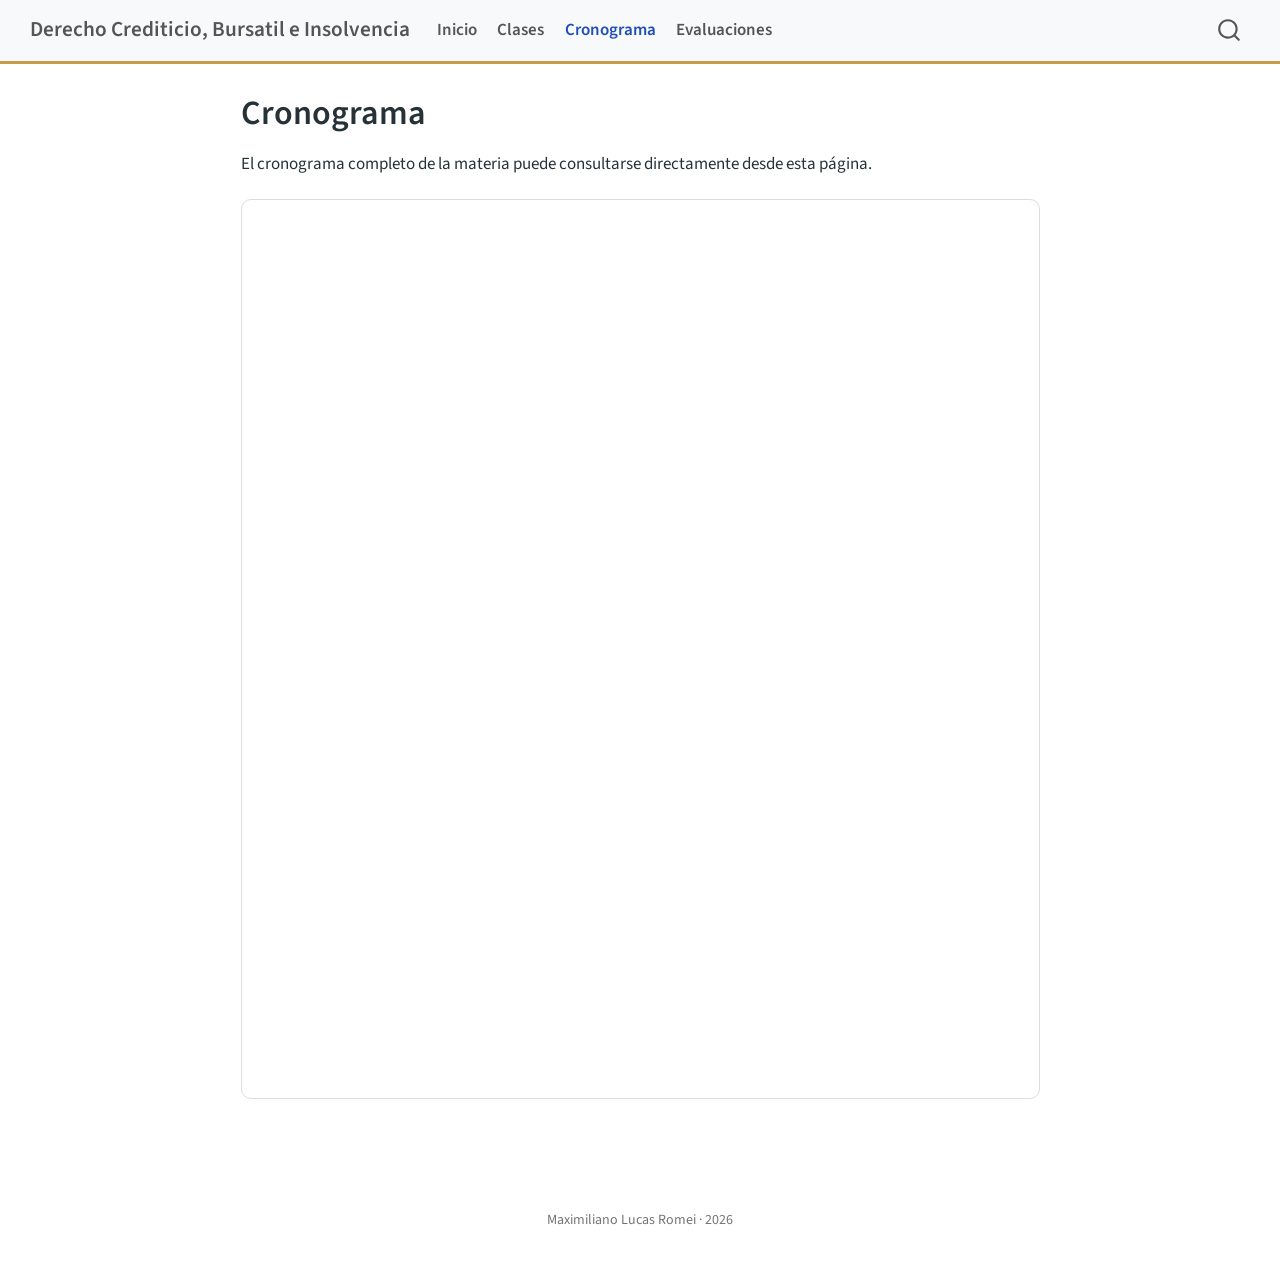
<file: docs/cronograma.html>
<!DOCTYPE html>
<html xmlns="http://www.w3.org/1999/xhtml" lang="en" xml:lang="en"><head>

<meta charset="utf-8">
<meta name="generator" content="quarto-1.9.38">

<meta name="viewport" content="width=device-width, initial-scale=1.0, user-scalable=yes">


<title>Cronograma – Derecho Crediticio, Bursatil e Insolvencia</title>
<style>
/* Default styles provided by pandoc.
** See https://pandoc.org/MANUAL.html#variables-for-html for config info.
*/
code{white-space: pre-wrap;}
span.smallcaps{font-variant: small-caps;}
div.columns{display: flex; gap: min(4vw, 1.5em);}
div.column{flex: auto; overflow-x: auto;}
div.hanging-indent{margin-left: 1.5em; text-indent: -1.5em;}
ul.task-list{list-style: none;}
ul.task-list li input[type="checkbox"] {
  width: 0.8em;
  margin: 0 0.8em 0.2em -1em; /* quarto-specific, see https://github.com/quarto-dev/quarto-cli/issues/4556 */ 
  vertical-align: middle;
}
</style>


<script src="site_libs/quarto-nav/quarto-nav.js"></script>
<script src="site_libs/quarto-nav/headroom.min.js"></script>
<script src="site_libs/clipboard/clipboard.min.js"></script>
<script src="site_libs/quarto-search/autocomplete.umd.js"></script>
<script src="site_libs/quarto-search/fuse.min.js"></script>
<script src="site_libs/quarto-search/quarto-search.js"></script>
<meta name="quarto:offset" content="./">
<script src="site_libs/quarto-html/quarto.js" type="module"></script>
<script src="site_libs/quarto-html/tabsets/tabsets.js" type="module"></script>
<script src="site_libs/quarto-html/popper.min.js"></script>
<script src="site_libs/quarto-html/tippy.umd.min.js"></script>
<script src="site_libs/quarto-html/anchor.min.js"></script>
<link href="site_libs/quarto-html/tippy.css" rel="stylesheet">
<link href="site_libs/quarto-html/quarto-syntax-highlighting-15634bcf2e68342d4ad2dfa704d543f6.css" rel="stylesheet" id="quarto-text-highlighting-styles">
<script src="site_libs/bootstrap/bootstrap.min.js"></script>
<link href="site_libs/bootstrap/bootstrap-icons.css" rel="stylesheet">
<link href="site_libs/bootstrap/bootstrap-a0f9fd0d421825b736dc1bbcbcba2219.min.css" rel="stylesheet" append-hash="true" id="quarto-bootstrap" data-mode="light">
<script id="quarto-search-options" type="application/json">{
  "location": "navbar",
  "copy-button": false,
  "collapse-after": 3,
  "panel-placement": "end",
  "type": "overlay",
  "limit": 50,
  "keyboard-shortcut": [
    "f",
    "/",
    "s"
  ],
  "show-item-context": false,
  "language": {
    "search-no-results-text": "No results",
    "search-matching-documents-text": "matching documents",
    "search-copy-link-title": "Copy link to search",
    "search-hide-matches-text": "Hide additional matches",
    "search-more-match-text": "more match in this document",
    "search-more-matches-text": "more matches in this document",
    "search-clear-button-title": "Clear",
    "search-text-placeholder": "",
    "search-detached-cancel-button-title": "Cancel",
    "search-submit-button-title": "Submit",
    "search-label": "Search"
  }
}</script>
<style>html{ scroll-behavior: smooth; }</style>


<link rel="stylesheet" href="styles.css">
</head>

<body class="nav-fixed fullcontent quarto-light">

<div id="quarto-search-results"></div>
  <header id="quarto-header" class="headroom fixed-top">
    <nav class="navbar navbar-expand-lg " data-bs-theme="dark">
      <div class="navbar-container container-fluid">
      <div class="navbar-brand-container mx-auto">
    <a class="navbar-brand" href="./index.html">
    <span class="navbar-title">Derecho Crediticio, Bursatil e Insolvencia</span>
    </a>
  </div>
            <div id="quarto-search" class="" title="Search"></div>
          <button class="navbar-toggler" type="button" data-bs-toggle="collapse" data-bs-target="#navbarCollapse" aria-controls="navbarCollapse" role="menu" aria-expanded="false" aria-label="Toggle navigation" onclick="if (window.quartoToggleHeadroom) { window.quartoToggleHeadroom(); }">
  <span class="navbar-toggler-icon"></span>
</button>
          <div class="collapse navbar-collapse" id="navbarCollapse">
            <ul class="navbar-nav navbar-nav-scroll me-auto">
  <li class="nav-item">
    <a class="nav-link" href="./index.html"> 
<span class="menu-text">Inicio</span></a>
  </li>  
  <li class="nav-item">
    <a class="nav-link" href="./clases.html"> 
<span class="menu-text">Clases</span></a>
  </li>  
  <li class="nav-item">
    <a class="nav-link active" href="./cronograma.html" aria-current="page"> 
<span class="menu-text">Cronograma</span></a>
  </li>  
  <li class="nav-item">
    <a class="nav-link" href="./evaluaciones.html"> 
<span class="menu-text">Evaluaciones</span></a>
  </li>  
</ul>
          </div> <!-- /navcollapse -->
            <div class="quarto-navbar-tools">
</div>
      </div> <!-- /container-fluid -->
    </nav>
</header>
<!-- content -->
<div id="quarto-content" class="quarto-container page-columns page-rows-contents page-layout-article page-navbar">
<!-- sidebar -->
<!-- margin-sidebar -->
    
<!-- main -->
<main class="content" id="quarto-document-content">

<header id="title-block-header" class="quarto-title-block default">
<div class="quarto-title">
<h1 class="title">Cronograma</h1>
</div>



<div class="quarto-title-meta">

    
  
    
  </div>
  


</header>


<p>El cronograma completo de la materia puede consultarse directamente desde esta página.</p>
<div class="cronograma-frame">
<iframe src="https://docs.google.com/spreadsheets/d/e/2PACX-1vR9xbxGPa4ihjZsthW5H992mhxh26CYYuecQxIkDbuN3HUelMT6zXXJkZewXF4Qdu4_riIO2iwQBUYD/pubhtml?gid=0&amp;single=true&amp;widget=true&amp;headers=false" width="100%" height="900" style="border: 1px solid #d9dee5; border-radius: 10px;" loading="lazy">
</iframe>
</div>



</main> <!-- /main -->
<script id="quarto-html-after-body" type="application/javascript">
  window.document.addEventListener("DOMContentLoaded", function (event) {
    const icon = "";
    const anchorJS = new window.AnchorJS();
    anchorJS.options = {
      placement: 'right',
      icon: icon
    };
    anchorJS.add('.anchored');
    const isCodeAnnotation = (el) => {
      for (const clz of el.classList) {
        if (clz.startsWith('code-annotation-')) {                     
          return true;
        }
      }
      return false;
    }
    const onCopySuccess = function(e) {
      // button target
      const button = e.trigger;
      // don't keep focus
      button.blur();
      // flash "checked"
      button.classList.add('code-copy-button-checked');
      var currentTitle = button.getAttribute("title");
      button.setAttribute("title", "Copied!");
      let tooltip;
      if (window.bootstrap) {
        button.setAttribute("data-bs-toggle", "tooltip");
        button.setAttribute("data-bs-placement", "left");
        button.setAttribute("data-bs-title", "Copied!");
        tooltip = new bootstrap.Tooltip(button, 
          { trigger: "manual", 
            customClass: "code-copy-button-tooltip",
            offset: [0, -8]});
        tooltip.show();    
      }
      setTimeout(function() {
        if (tooltip) {
          tooltip.hide();
          button.removeAttribute("data-bs-title");
          button.removeAttribute("data-bs-toggle");
          button.removeAttribute("data-bs-placement");
        }
        button.setAttribute("title", currentTitle);
        button.classList.remove('code-copy-button-checked');
      }, 1000);
      // clear code selection
      e.clearSelection();
    }
    const getTextToCopy = function(trigger) {
      const outerScaffold = trigger.parentElement.cloneNode(true);
      const codeEl = outerScaffold.querySelector('code');
      for (const childEl of codeEl.children) {
        if (isCodeAnnotation(childEl)) {
          childEl.remove();
        }
      }
      return codeEl.innerText;
    }
    const clipboard = new window.ClipboardJS('.code-copy-button:not([data-in-quarto-modal])', {
      text: getTextToCopy
    });
    clipboard.on('success', onCopySuccess);
    if (window.document.getElementById('quarto-embedded-source-code-modal')) {
      const clipboardModal = new window.ClipboardJS('.code-copy-button[data-in-quarto-modal]', {
        text: getTextToCopy,
        container: window.document.getElementById('quarto-embedded-source-code-modal')
      });
      clipboardModal.on('success', onCopySuccess);
    }
      var localhostRegex = new RegExp(/^(?:http|https):\/\/localhost\:?[0-9]*\//);
      var mailtoRegex = new RegExp(/^mailto:/);
        var filterRegex = new RegExp('/' + window.location.host + '/');
      var isInternal = (href) => {
          return filterRegex.test(href) || localhostRegex.test(href) || mailtoRegex.test(href);
      }
      // Inspect non-navigation links and adorn them if external
     var links = window.document.querySelectorAll('a[href]:not(.nav-link):not(.navbar-brand):not(.toc-action):not(.sidebar-link):not(.sidebar-item-toggle):not(.pagination-link):not(.no-external):not([aria-hidden]):not(.dropdown-item):not(.quarto-navigation-tool):not(.about-link)');
      for (var i=0; i<links.length; i++) {
        const link = links[i];
        if (!isInternal(link.href)) {
          // undo the damage that might have been done by quarto-nav.js in the case of
          // links that we want to consider external
          if (link.dataset.originalHref !== undefined) {
            link.href = link.dataset.originalHref;
          }
        }
      }
    function tippyHover(el, contentFn, onTriggerFn, onUntriggerFn) {
      const config = {
        allowHTML: true,
        maxWidth: 500,
        delay: 100,
        arrow: false,
        appendTo: function(el) {
            return el.parentElement;
        },
        interactive: true,
        interactiveBorder: 10,
        theme: 'quarto',
        placement: 'bottom-start',
      };
      if (contentFn) {
        config.content = contentFn;
      }
      if (onTriggerFn) {
        config.onTrigger = onTriggerFn;
      }
      if (onUntriggerFn) {
        config.onUntrigger = onUntriggerFn;
      }
      window.tippy(el, config); 
    }
    const noterefs = window.document.querySelectorAll('a[role="doc-noteref"]');
    for (var i=0; i<noterefs.length; i++) {
      const ref = noterefs[i];
      tippyHover(ref, function() {
        // use id or data attribute instead here
        let href = ref.getAttribute('data-footnote-href') || ref.getAttribute('href');
        try { href = new URL(href).hash; } catch {}
        const id = href.replace(/^#\/?/, "");
        const note = window.document.getElementById(id);
        if (note) {
          return note.innerHTML;
        } else {
          return "";
        }
      });
    }
    const xrefs = window.document.querySelectorAll('a.quarto-xref');
    const processXRef = (id, note) => {
      // Strip column container classes
      const stripColumnClz = (el) => {
        el.classList.remove("page-full", "page-columns");
        if (el.children) {
          for (const child of el.children) {
            stripColumnClz(child);
          }
        }
      }
      stripColumnClz(note)
      if (id === null || id.startsWith('sec-')) {
        // Special case sections, only their first couple elements
        const container = document.createElement("div");
        if (note.children && note.children.length > 2) {
          container.appendChild(note.children[0].cloneNode(true));
          for (let i = 1; i < note.children.length; i++) {
            const child = note.children[i];
            if (child.tagName === "P" && child.innerText === "") {
              continue;
            } else {
              container.appendChild(child.cloneNode(true));
              break;
            }
          }
          if (window.Quarto?.typesetMath) {
            window.Quarto.typesetMath(container);
          }
          return container.innerHTML
        } else {
          if (window.Quarto?.typesetMath) {
            window.Quarto.typesetMath(note);
          }
          return note.innerHTML;
        }
      } else {
        // Remove any anchor links if they are present
        const anchorLink = note.querySelector('a.anchorjs-link');
        if (anchorLink) {
          anchorLink.remove();
        }
        if (window.Quarto?.typesetMath) {
          window.Quarto.typesetMath(note);
        }
        if (note.classList.contains("callout")) {
          return note.outerHTML;
        } else {
          return note.innerHTML;
        }
      }
    }
    for (var i=0; i<xrefs.length; i++) {
      const xref = xrefs[i];
      tippyHover(xref, undefined, function(instance) {
        instance.disable();
        let url = xref.getAttribute('href');
        let hash = undefined; 
        if (url.startsWith('#')) {
          hash = url;
        } else {
          try { hash = new URL(url).hash; } catch {}
        }
        if (hash) {
          const id = hash.replace(/^#\/?/, "");
          const note = window.document.getElementById(id);
          if (note !== null) {
            try {
              const html = processXRef(id, note.cloneNode(true));
              instance.setContent(html);
            } finally {
              instance.enable();
              instance.show();
            }
          } else {
            // See if we can fetch this
            fetch(url.split('#')[0])
            .then(res => res.text())
            .then(html => {
              const parser = new DOMParser();
              const htmlDoc = parser.parseFromString(html, "text/html");
              const note = htmlDoc.getElementById(id);
              if (note !== null) {
                const html = processXRef(id, note);
                instance.setContent(html);
              } 
            }).finally(() => {
              instance.enable();
              instance.show();
            });
          }
        } else {
          // See if we can fetch a full url (with no hash to target)
          // This is a special case and we should probably do some content thinning / targeting
          fetch(url)
          .then(res => res.text())
          .then(html => {
            const parser = new DOMParser();
            const htmlDoc = parser.parseFromString(html, "text/html");
            const note = htmlDoc.querySelector('main.content');
            if (note !== null) {
              // This should only happen for chapter cross references
              // (since there is no id in the URL)
              // remove the first header
              if (note.children.length > 0 && note.children[0].tagName === "HEADER") {
                note.children[0].remove();
              }
              const html = processXRef(null, note);
              instance.setContent(html);
            } 
          }).finally(() => {
            instance.enable();
            instance.show();
          });
        }
      }, function(instance) {
      });
    }
        let selectedAnnoteEl;
        const selectorForAnnotation = ( cell, annotation) => {
          let cellAttr = 'data-code-cell="' + cell + '"';
          let lineAttr = 'data-code-annotation="' +  annotation + '"';
          const selector = 'span[' + cellAttr + '][' + lineAttr + ']';
          return selector;
        }
        const selectCodeLines = (annoteEl) => {
          const doc = window.document;
          const targetCell = annoteEl.getAttribute("data-target-cell");
          const targetAnnotation = annoteEl.getAttribute("data-target-annotation");
          const annoteSpan = window.document.querySelector(selectorForAnnotation(targetCell, targetAnnotation));
          const lines = annoteSpan.getAttribute("data-code-lines").split(",");
          const lineIds = lines.map((line) => {
            return targetCell + "-" + line;
          })
          let top = null;
          let height = null;
          let parent = null;
          if (lineIds.length > 0) {
              //compute the position of the single el (top and bottom and make a div)
              const el = window.document.getElementById(lineIds[0]);
              top = el.offsetTop;
              height = el.offsetHeight;
              parent = el.parentElement.parentElement;
            if (lineIds.length > 1) {
              const lastEl = window.document.getElementById(lineIds[lineIds.length - 1]);
              const bottom = lastEl.offsetTop + lastEl.offsetHeight;
              height = bottom - top;
            }
            if (top !== null && height !== null && parent !== null) {
              // cook up a div (if necessary) and position it 
              let div = window.document.getElementById("code-annotation-line-highlight");
              if (div === null) {
                div = window.document.createElement("div");
                div.setAttribute("id", "code-annotation-line-highlight");
                div.style.position = 'absolute';
                parent.appendChild(div);
              }
              div.style.top = top - 2 + "px";
              div.style.height = height + 4 + "px";
              div.style.left = 0;
              let gutterDiv = window.document.getElementById("code-annotation-line-highlight-gutter");
              if (gutterDiv === null) {
                gutterDiv = window.document.createElement("div");
                gutterDiv.setAttribute("id", "code-annotation-line-highlight-gutter");
                gutterDiv.style.position = 'absolute';
                const codeCell = window.document.getElementById(targetCell);
                const gutter = codeCell.querySelector('.code-annotation-gutter');
                gutter.appendChild(gutterDiv);
              }
              gutterDiv.style.top = top - 2 + "px";
              gutterDiv.style.height = height + 4 + "px";
            }
            selectedAnnoteEl = annoteEl;
          }
        };
        const unselectCodeLines = () => {
          const elementsIds = ["code-annotation-line-highlight", "code-annotation-line-highlight-gutter"];
          elementsIds.forEach((elId) => {
            const div = window.document.getElementById(elId);
            if (div) {
              div.remove();
            }
          });
          selectedAnnoteEl = undefined;
        };
          // Handle positioning of the toggle
      window.addEventListener(
        "resize",
        throttle(() => {
          elRect = undefined;
          if (selectedAnnoteEl) {
            selectCodeLines(selectedAnnoteEl);
          }
        }, 10)
      );
      function throttle(fn, ms) {
      let throttle = false;
      let timer;
        return (...args) => {
          if(!throttle) { // first call gets through
              fn.apply(this, args);
              throttle = true;
          } else { // all the others get throttled
              if(timer) clearTimeout(timer); // cancel #2
              timer = setTimeout(() => {
                fn.apply(this, args);
                timer = throttle = false;
              }, ms);
          }
        };
      }
        // Attach click handler to the DT
        const annoteDls = window.document.querySelectorAll('dt[data-target-cell]');
        for (const annoteDlNode of annoteDls) {
          annoteDlNode.addEventListener('click', (event) => {
            const clickedEl = event.target;
            if (clickedEl !== selectedAnnoteEl) {
              unselectCodeLines();
              const activeEl = window.document.querySelector('dt[data-target-cell].code-annotation-active');
              if (activeEl) {
                activeEl.classList.remove('code-annotation-active');
              }
              selectCodeLines(clickedEl);
              clickedEl.classList.add('code-annotation-active');
            } else {
              // Unselect the line
              unselectCodeLines();
              clickedEl.classList.remove('code-annotation-active');
            }
          });
        }
    const findCites = (el) => {
      const parentEl = el.parentElement;
      if (parentEl) {
        const cites = parentEl.dataset.cites;
        if (cites) {
          return {
            el,
            cites: cites.split(' ')
          };
        } else {
          return findCites(el.parentElement)
        }
      } else {
        return undefined;
      }
    };
    var bibliorefs = window.document.querySelectorAll('a[role="doc-biblioref"]');
    for (var i=0; i<bibliorefs.length; i++) {
      const ref = bibliorefs[i];
      const citeInfo = findCites(ref);
      if (citeInfo) {
        tippyHover(citeInfo.el, function() {
          var popup = window.document.createElement('div');
          citeInfo.cites.forEach(function(cite) {
            var citeDiv = window.document.createElement('div');
            citeDiv.classList.add('hanging-indent');
            citeDiv.classList.add('csl-entry');
            var biblioDiv = window.document.getElementById('ref-' + cite);
            if (biblioDiv) {
              citeDiv.innerHTML = biblioDiv.innerHTML;
            }
            popup.appendChild(citeDiv);
          });
          return popup.innerHTML;
        });
      }
    }
  });
  </script>
</div> <!-- /content -->
<footer class="footer">
  <div class="nav-footer">
    <div class="nav-footer-left">
      &nbsp;
    </div>   
    <div class="nav-footer-center">
<p>Maximiliano Lucas Romei · 2026</p>
</div>
    <div class="nav-footer-right">
      &nbsp;
    </div>
  </div>
</footer>




<script src="site_libs/quarto-html/zenscroll-min.js"></script>
</body></html>
</file>
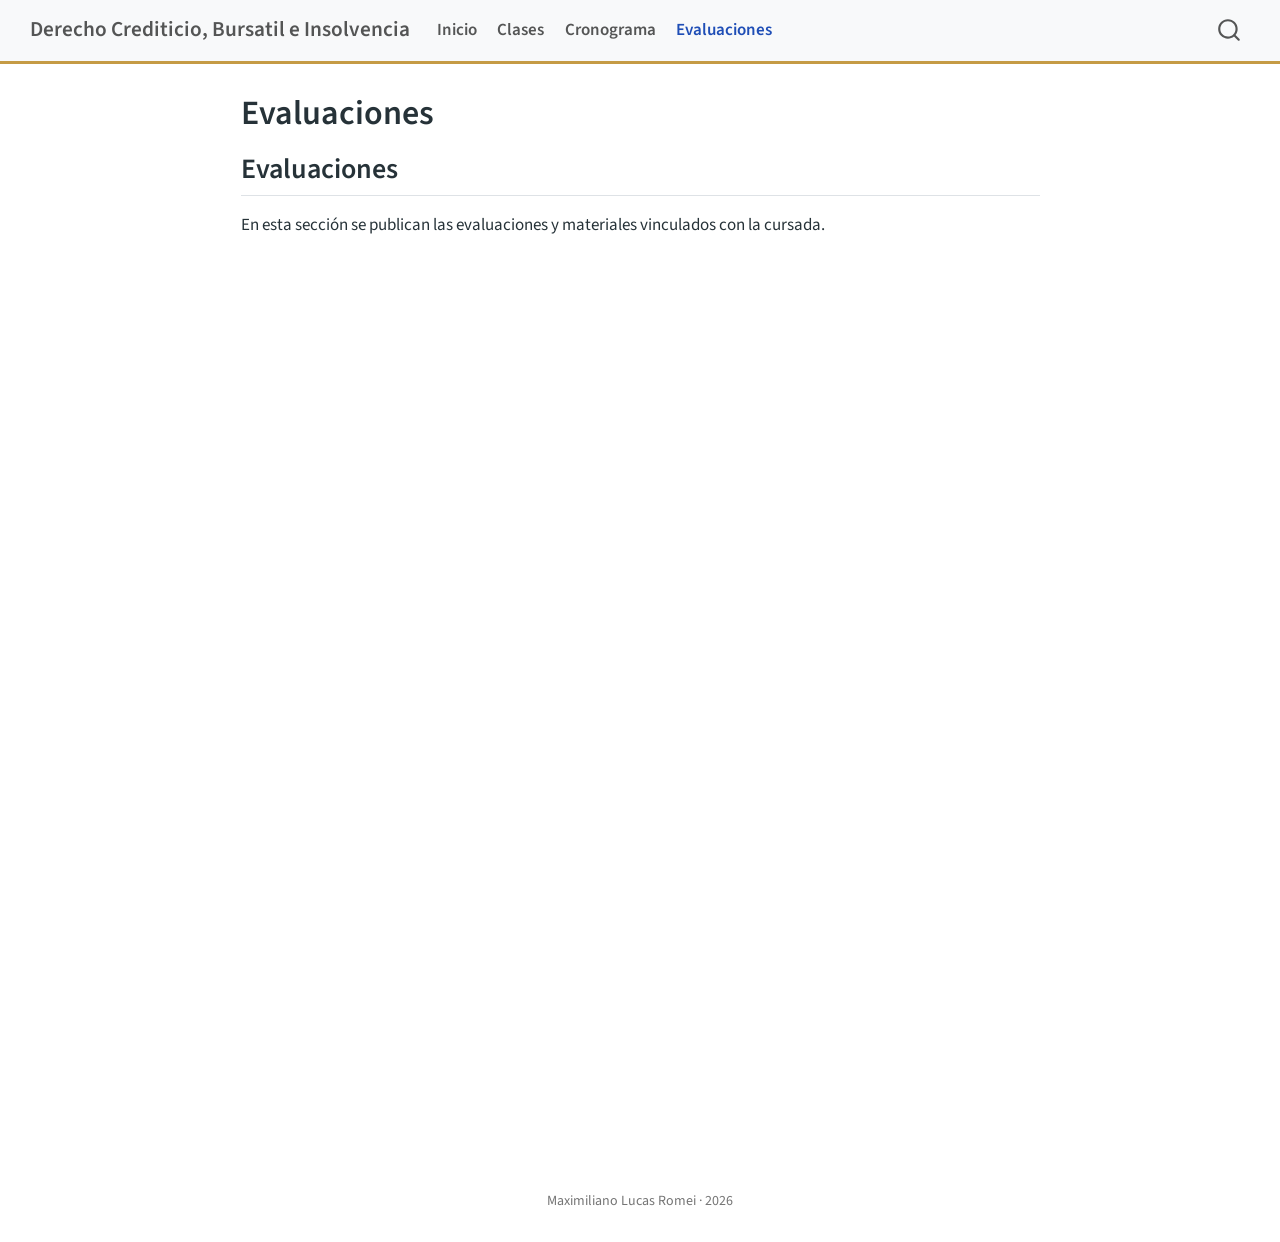
<file: docs/evaluaciones.html>
<!DOCTYPE html>
<html xmlns="http://www.w3.org/1999/xhtml" lang="en" xml:lang="en"><head>

<meta charset="utf-8">
<meta name="generator" content="quarto-1.9.38">

<meta name="viewport" content="width=device-width, initial-scale=1.0, user-scalable=yes">


<title>Evaluaciones – Derecho Crediticio, Bursatil e Insolvencia</title>
<style>
/* Default styles provided by pandoc.
** See https://pandoc.org/MANUAL.html#variables-for-html for config info.
*/
code{white-space: pre-wrap;}
span.smallcaps{font-variant: small-caps;}
div.columns{display: flex; gap: min(4vw, 1.5em);}
div.column{flex: auto; overflow-x: auto;}
div.hanging-indent{margin-left: 1.5em; text-indent: -1.5em;}
ul.task-list{list-style: none;}
ul.task-list li input[type="checkbox"] {
  width: 0.8em;
  margin: 0 0.8em 0.2em -1em; /* quarto-specific, see https://github.com/quarto-dev/quarto-cli/issues/4556 */ 
  vertical-align: middle;
}
</style>


<script src="site_libs/quarto-nav/quarto-nav.js"></script>
<script src="site_libs/quarto-nav/headroom.min.js"></script>
<script src="site_libs/clipboard/clipboard.min.js"></script>
<script src="site_libs/quarto-search/autocomplete.umd.js"></script>
<script src="site_libs/quarto-search/fuse.min.js"></script>
<script src="site_libs/quarto-search/quarto-search.js"></script>
<meta name="quarto:offset" content="./">
<script src="site_libs/quarto-html/quarto.js" type="module"></script>
<script src="site_libs/quarto-html/tabsets/tabsets.js" type="module"></script>
<script src="site_libs/quarto-html/popper.min.js"></script>
<script src="site_libs/quarto-html/tippy.umd.min.js"></script>
<script src="site_libs/quarto-html/anchor.min.js"></script>
<link href="site_libs/quarto-html/tippy.css" rel="stylesheet">
<link href="site_libs/quarto-html/quarto-syntax-highlighting-15634bcf2e68342d4ad2dfa704d543f6.css" rel="stylesheet" id="quarto-text-highlighting-styles">
<script src="site_libs/bootstrap/bootstrap.min.js"></script>
<link href="site_libs/bootstrap/bootstrap-icons.css" rel="stylesheet">
<link href="site_libs/bootstrap/bootstrap-a0f9fd0d421825b736dc1bbcbcba2219.min.css" rel="stylesheet" append-hash="true" id="quarto-bootstrap" data-mode="light">
<script id="quarto-search-options" type="application/json">{
  "location": "navbar",
  "copy-button": false,
  "collapse-after": 3,
  "panel-placement": "end",
  "type": "overlay",
  "limit": 50,
  "keyboard-shortcut": [
    "f",
    "/",
    "s"
  ],
  "show-item-context": false,
  "language": {
    "search-no-results-text": "No results",
    "search-matching-documents-text": "matching documents",
    "search-copy-link-title": "Copy link to search",
    "search-hide-matches-text": "Hide additional matches",
    "search-more-match-text": "more match in this document",
    "search-more-matches-text": "more matches in this document",
    "search-clear-button-title": "Clear",
    "search-text-placeholder": "",
    "search-detached-cancel-button-title": "Cancel",
    "search-submit-button-title": "Submit",
    "search-label": "Search"
  }
}</script>
<style>html{ scroll-behavior: smooth; }</style>


<link rel="stylesheet" href="styles.css">
</head>

<body class="nav-fixed fullcontent quarto-light">

<div id="quarto-search-results"></div>
  <header id="quarto-header" class="headroom fixed-top">
    <nav class="navbar navbar-expand-lg " data-bs-theme="dark">
      <div class="navbar-container container-fluid">
      <div class="navbar-brand-container mx-auto">
    <a class="navbar-brand" href="./index.html">
    <span class="navbar-title">Derecho Crediticio, Bursatil e Insolvencia</span>
    </a>
  </div>
            <div id="quarto-search" class="" title="Search"></div>
          <button class="navbar-toggler" type="button" data-bs-toggle="collapse" data-bs-target="#navbarCollapse" aria-controls="navbarCollapse" role="menu" aria-expanded="false" aria-label="Toggle navigation" onclick="if (window.quartoToggleHeadroom) { window.quartoToggleHeadroom(); }">
  <span class="navbar-toggler-icon"></span>
</button>
          <div class="collapse navbar-collapse" id="navbarCollapse">
            <ul class="navbar-nav navbar-nav-scroll me-auto">
  <li class="nav-item">
    <a class="nav-link" href="./index.html"> 
<span class="menu-text">Inicio</span></a>
  </li>  
  <li class="nav-item">
    <a class="nav-link" href="./clases.html"> 
<span class="menu-text">Clases</span></a>
  </li>  
  <li class="nav-item">
    <a class="nav-link" href="./cronograma.html"> 
<span class="menu-text">Cronograma</span></a>
  </li>  
  <li class="nav-item">
    <a class="nav-link active" href="./evaluaciones.html" aria-current="page"> 
<span class="menu-text">Evaluaciones</span></a>
  </li>  
</ul>
          </div> <!-- /navcollapse -->
            <div class="quarto-navbar-tools">
</div>
      </div> <!-- /container-fluid -->
    </nav>
</header>
<!-- content -->
<div id="quarto-content" class="quarto-container page-columns page-rows-contents page-layout-article page-navbar">
<!-- sidebar -->
<!-- margin-sidebar -->
    
<!-- main -->
<main class="content" id="quarto-document-content">

<header id="title-block-header" class="quarto-title-block default">
<div class="quarto-title">
<h1 class="title">Evaluaciones</h1>
</div>



<div class="quarto-title-meta">

    
  
    
  </div>
  


</header>


<section id="evaluaciones" class="level2">
<h2 class="anchored" data-anchor-id="evaluaciones">Evaluaciones</h2>
<p>En esta sección se publican las evaluaciones y materiales vinculados con la cursada.</p>
<div style="width:100%; height:850px;">
<iframe src="https://drive.google.com/file/d/17iTdFHUkXQMguoPmI_PNaUMgWYg72ewE/preview" width="100%" height="100%" style="border:none;" allow="autoplay">
</iframe>
</div>


</section>

</main> <!-- /main -->
<script id="quarto-html-after-body" type="application/javascript">
  window.document.addEventListener("DOMContentLoaded", function (event) {
    const icon = "";
    const anchorJS = new window.AnchorJS();
    anchorJS.options = {
      placement: 'right',
      icon: icon
    };
    anchorJS.add('.anchored');
    const isCodeAnnotation = (el) => {
      for (const clz of el.classList) {
        if (clz.startsWith('code-annotation-')) {                     
          return true;
        }
      }
      return false;
    }
    const onCopySuccess = function(e) {
      // button target
      const button = e.trigger;
      // don't keep focus
      button.blur();
      // flash "checked"
      button.classList.add('code-copy-button-checked');
      var currentTitle = button.getAttribute("title");
      button.setAttribute("title", "Copied!");
      let tooltip;
      if (window.bootstrap) {
        button.setAttribute("data-bs-toggle", "tooltip");
        button.setAttribute("data-bs-placement", "left");
        button.setAttribute("data-bs-title", "Copied!");
        tooltip = new bootstrap.Tooltip(button, 
          { trigger: "manual", 
            customClass: "code-copy-button-tooltip",
            offset: [0, -8]});
        tooltip.show();    
      }
      setTimeout(function() {
        if (tooltip) {
          tooltip.hide();
          button.removeAttribute("data-bs-title");
          button.removeAttribute("data-bs-toggle");
          button.removeAttribute("data-bs-placement");
        }
        button.setAttribute("title", currentTitle);
        button.classList.remove('code-copy-button-checked');
      }, 1000);
      // clear code selection
      e.clearSelection();
    }
    const getTextToCopy = function(trigger) {
      const outerScaffold = trigger.parentElement.cloneNode(true);
      const codeEl = outerScaffold.querySelector('code');
      for (const childEl of codeEl.children) {
        if (isCodeAnnotation(childEl)) {
          childEl.remove();
        }
      }
      return codeEl.innerText;
    }
    const clipboard = new window.ClipboardJS('.code-copy-button:not([data-in-quarto-modal])', {
      text: getTextToCopy
    });
    clipboard.on('success', onCopySuccess);
    if (window.document.getElementById('quarto-embedded-source-code-modal')) {
      const clipboardModal = new window.ClipboardJS('.code-copy-button[data-in-quarto-modal]', {
        text: getTextToCopy,
        container: window.document.getElementById('quarto-embedded-source-code-modal')
      });
      clipboardModal.on('success', onCopySuccess);
    }
      var localhostRegex = new RegExp(/^(?:http|https):\/\/localhost\:?[0-9]*\//);
      var mailtoRegex = new RegExp(/^mailto:/);
        var filterRegex = new RegExp('/' + window.location.host + '/');
      var isInternal = (href) => {
          return filterRegex.test(href) || localhostRegex.test(href) || mailtoRegex.test(href);
      }
      // Inspect non-navigation links and adorn them if external
     var links = window.document.querySelectorAll('a[href]:not(.nav-link):not(.navbar-brand):not(.toc-action):not(.sidebar-link):not(.sidebar-item-toggle):not(.pagination-link):not(.no-external):not([aria-hidden]):not(.dropdown-item):not(.quarto-navigation-tool):not(.about-link)');
      for (var i=0; i<links.length; i++) {
        const link = links[i];
        if (!isInternal(link.href)) {
          // undo the damage that might have been done by quarto-nav.js in the case of
          // links that we want to consider external
          if (link.dataset.originalHref !== undefined) {
            link.href = link.dataset.originalHref;
          }
        }
      }
    function tippyHover(el, contentFn, onTriggerFn, onUntriggerFn) {
      const config = {
        allowHTML: true,
        maxWidth: 500,
        delay: 100,
        arrow: false,
        appendTo: function(el) {
            return el.parentElement;
        },
        interactive: true,
        interactiveBorder: 10,
        theme: 'quarto',
        placement: 'bottom-start',
      };
      if (contentFn) {
        config.content = contentFn;
      }
      if (onTriggerFn) {
        config.onTrigger = onTriggerFn;
      }
      if (onUntriggerFn) {
        config.onUntrigger = onUntriggerFn;
      }
      window.tippy(el, config); 
    }
    const noterefs = window.document.querySelectorAll('a[role="doc-noteref"]');
    for (var i=0; i<noterefs.length; i++) {
      const ref = noterefs[i];
      tippyHover(ref, function() {
        // use id or data attribute instead here
        let href = ref.getAttribute('data-footnote-href') || ref.getAttribute('href');
        try { href = new URL(href).hash; } catch {}
        const id = href.replace(/^#\/?/, "");
        const note = window.document.getElementById(id);
        if (note) {
          return note.innerHTML;
        } else {
          return "";
        }
      });
    }
    const xrefs = window.document.querySelectorAll('a.quarto-xref');
    const processXRef = (id, note) => {
      // Strip column container classes
      const stripColumnClz = (el) => {
        el.classList.remove("page-full", "page-columns");
        if (el.children) {
          for (const child of el.children) {
            stripColumnClz(child);
          }
        }
      }
      stripColumnClz(note)
      if (id === null || id.startsWith('sec-')) {
        // Special case sections, only their first couple elements
        const container = document.createElement("div");
        if (note.children && note.children.length > 2) {
          container.appendChild(note.children[0].cloneNode(true));
          for (let i = 1; i < note.children.length; i++) {
            const child = note.children[i];
            if (child.tagName === "P" && child.innerText === "") {
              continue;
            } else {
              container.appendChild(child.cloneNode(true));
              break;
            }
          }
          if (window.Quarto?.typesetMath) {
            window.Quarto.typesetMath(container);
          }
          return container.innerHTML
        } else {
          if (window.Quarto?.typesetMath) {
            window.Quarto.typesetMath(note);
          }
          return note.innerHTML;
        }
      } else {
        // Remove any anchor links if they are present
        const anchorLink = note.querySelector('a.anchorjs-link');
        if (anchorLink) {
          anchorLink.remove();
        }
        if (window.Quarto?.typesetMath) {
          window.Quarto.typesetMath(note);
        }
        if (note.classList.contains("callout")) {
          return note.outerHTML;
        } else {
          return note.innerHTML;
        }
      }
    }
    for (var i=0; i<xrefs.length; i++) {
      const xref = xrefs[i];
      tippyHover(xref, undefined, function(instance) {
        instance.disable();
        let url = xref.getAttribute('href');
        let hash = undefined; 
        if (url.startsWith('#')) {
          hash = url;
        } else {
          try { hash = new URL(url).hash; } catch {}
        }
        if (hash) {
          const id = hash.replace(/^#\/?/, "");
          const note = window.document.getElementById(id);
          if (note !== null) {
            try {
              const html = processXRef(id, note.cloneNode(true));
              instance.setContent(html);
            } finally {
              instance.enable();
              instance.show();
            }
          } else {
            // See if we can fetch this
            fetch(url.split('#')[0])
            .then(res => res.text())
            .then(html => {
              const parser = new DOMParser();
              const htmlDoc = parser.parseFromString(html, "text/html");
              const note = htmlDoc.getElementById(id);
              if (note !== null) {
                const html = processXRef(id, note);
                instance.setContent(html);
              } 
            }).finally(() => {
              instance.enable();
              instance.show();
            });
          }
        } else {
          // See if we can fetch a full url (with no hash to target)
          // This is a special case and we should probably do some content thinning / targeting
          fetch(url)
          .then(res => res.text())
          .then(html => {
            const parser = new DOMParser();
            const htmlDoc = parser.parseFromString(html, "text/html");
            const note = htmlDoc.querySelector('main.content');
            if (note !== null) {
              // This should only happen for chapter cross references
              // (since there is no id in the URL)
              // remove the first header
              if (note.children.length > 0 && note.children[0].tagName === "HEADER") {
                note.children[0].remove();
              }
              const html = processXRef(null, note);
              instance.setContent(html);
            } 
          }).finally(() => {
            instance.enable();
            instance.show();
          });
        }
      }, function(instance) {
      });
    }
        let selectedAnnoteEl;
        const selectorForAnnotation = ( cell, annotation) => {
          let cellAttr = 'data-code-cell="' + cell + '"';
          let lineAttr = 'data-code-annotation="' +  annotation + '"';
          const selector = 'span[' + cellAttr + '][' + lineAttr + ']';
          return selector;
        }
        const selectCodeLines = (annoteEl) => {
          const doc = window.document;
          const targetCell = annoteEl.getAttribute("data-target-cell");
          const targetAnnotation = annoteEl.getAttribute("data-target-annotation");
          const annoteSpan = window.document.querySelector(selectorForAnnotation(targetCell, targetAnnotation));
          const lines = annoteSpan.getAttribute("data-code-lines").split(",");
          const lineIds = lines.map((line) => {
            return targetCell + "-" + line;
          })
          let top = null;
          let height = null;
          let parent = null;
          if (lineIds.length > 0) {
              //compute the position of the single el (top and bottom and make a div)
              const el = window.document.getElementById(lineIds[0]);
              top = el.offsetTop;
              height = el.offsetHeight;
              parent = el.parentElement.parentElement;
            if (lineIds.length > 1) {
              const lastEl = window.document.getElementById(lineIds[lineIds.length - 1]);
              const bottom = lastEl.offsetTop + lastEl.offsetHeight;
              height = bottom - top;
            }
            if (top !== null && height !== null && parent !== null) {
              // cook up a div (if necessary) and position it 
              let div = window.document.getElementById("code-annotation-line-highlight");
              if (div === null) {
                div = window.document.createElement("div");
                div.setAttribute("id", "code-annotation-line-highlight");
                div.style.position = 'absolute';
                parent.appendChild(div);
              }
              div.style.top = top - 2 + "px";
              div.style.height = height + 4 + "px";
              div.style.left = 0;
              let gutterDiv = window.document.getElementById("code-annotation-line-highlight-gutter");
              if (gutterDiv === null) {
                gutterDiv = window.document.createElement("div");
                gutterDiv.setAttribute("id", "code-annotation-line-highlight-gutter");
                gutterDiv.style.position = 'absolute';
                const codeCell = window.document.getElementById(targetCell);
                const gutter = codeCell.querySelector('.code-annotation-gutter');
                gutter.appendChild(gutterDiv);
              }
              gutterDiv.style.top = top - 2 + "px";
              gutterDiv.style.height = height + 4 + "px";
            }
            selectedAnnoteEl = annoteEl;
          }
        };
        const unselectCodeLines = () => {
          const elementsIds = ["code-annotation-line-highlight", "code-annotation-line-highlight-gutter"];
          elementsIds.forEach((elId) => {
            const div = window.document.getElementById(elId);
            if (div) {
              div.remove();
            }
          });
          selectedAnnoteEl = undefined;
        };
          // Handle positioning of the toggle
      window.addEventListener(
        "resize",
        throttle(() => {
          elRect = undefined;
          if (selectedAnnoteEl) {
            selectCodeLines(selectedAnnoteEl);
          }
        }, 10)
      );
      function throttle(fn, ms) {
      let throttle = false;
      let timer;
        return (...args) => {
          if(!throttle) { // first call gets through
              fn.apply(this, args);
              throttle = true;
          } else { // all the others get throttled
              if(timer) clearTimeout(timer); // cancel #2
              timer = setTimeout(() => {
                fn.apply(this, args);
                timer = throttle = false;
              }, ms);
          }
        };
      }
        // Attach click handler to the DT
        const annoteDls = window.document.querySelectorAll('dt[data-target-cell]');
        for (const annoteDlNode of annoteDls) {
          annoteDlNode.addEventListener('click', (event) => {
            const clickedEl = event.target;
            if (clickedEl !== selectedAnnoteEl) {
              unselectCodeLines();
              const activeEl = window.document.querySelector('dt[data-target-cell].code-annotation-active');
              if (activeEl) {
                activeEl.classList.remove('code-annotation-active');
              }
              selectCodeLines(clickedEl);
              clickedEl.classList.add('code-annotation-active');
            } else {
              // Unselect the line
              unselectCodeLines();
              clickedEl.classList.remove('code-annotation-active');
            }
          });
        }
    const findCites = (el) => {
      const parentEl = el.parentElement;
      if (parentEl) {
        const cites = parentEl.dataset.cites;
        if (cites) {
          return {
            el,
            cites: cites.split(' ')
          };
        } else {
          return findCites(el.parentElement)
        }
      } else {
        return undefined;
      }
    };
    var bibliorefs = window.document.querySelectorAll('a[role="doc-biblioref"]');
    for (var i=0; i<bibliorefs.length; i++) {
      const ref = bibliorefs[i];
      const citeInfo = findCites(ref);
      if (citeInfo) {
        tippyHover(citeInfo.el, function() {
          var popup = window.document.createElement('div');
          citeInfo.cites.forEach(function(cite) {
            var citeDiv = window.document.createElement('div');
            citeDiv.classList.add('hanging-indent');
            citeDiv.classList.add('csl-entry');
            var biblioDiv = window.document.getElementById('ref-' + cite);
            if (biblioDiv) {
              citeDiv.innerHTML = biblioDiv.innerHTML;
            }
            popup.appendChild(citeDiv);
          });
          return popup.innerHTML;
        });
      }
    }
  });
  </script>
</div> <!-- /content -->
<footer class="footer">
  <div class="nav-footer">
    <div class="nav-footer-left">
      &nbsp;
    </div>   
    <div class="nav-footer-center">
<p>Maximiliano Lucas Romei · 2026</p>
</div>
    <div class="nav-footer-right">
      &nbsp;
    </div>
  </div>
</footer>




<script src="site_libs/quarto-html/zenscroll-min.js"></script>
</body></html>
</file>
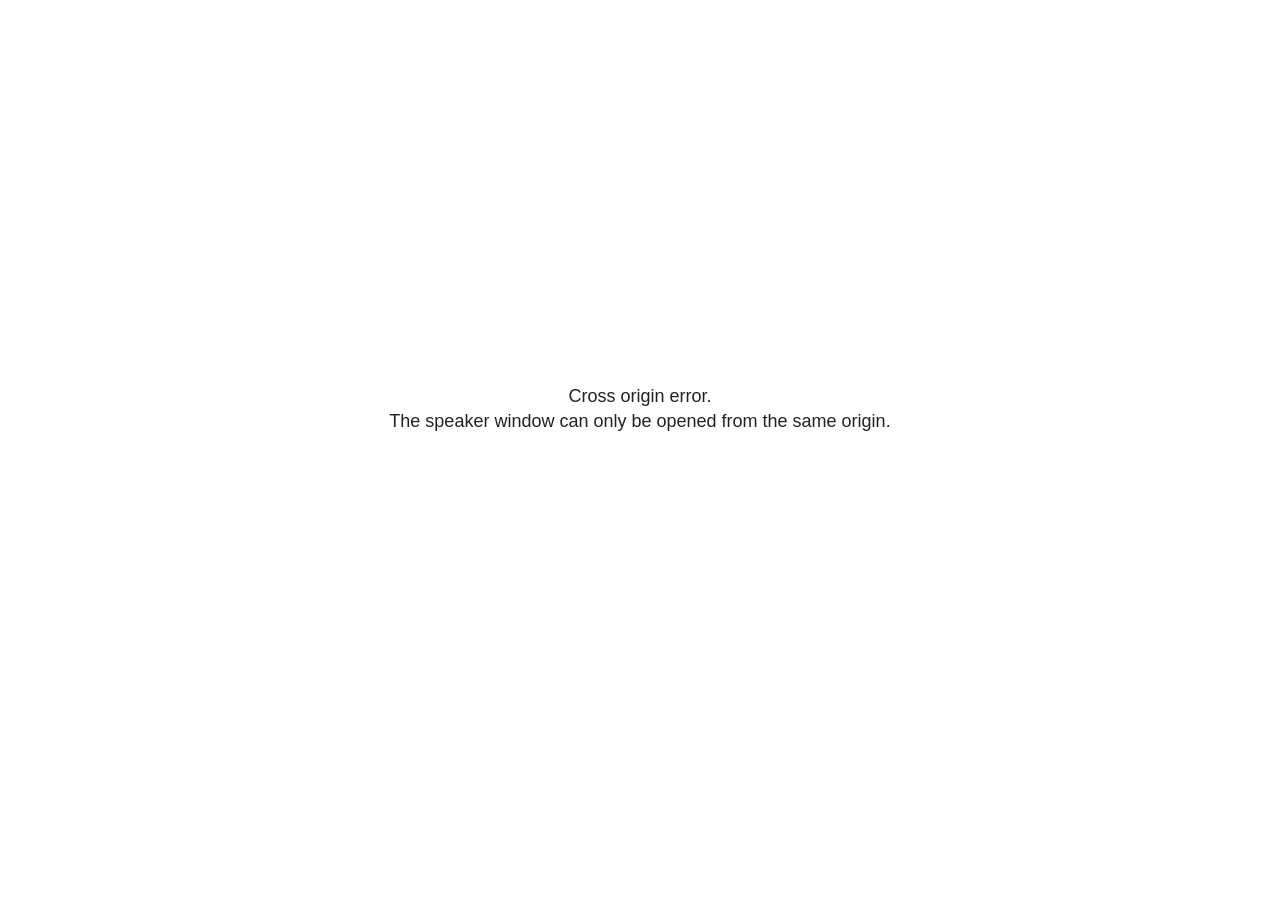
<file: docs/site_libs/revealjs/plugin/notes/speaker-view.html>
<!--
	NOTE: You need to build the notes plugin after making changes to this file.
-->
<html lang="en">
	<head>
		<meta charset="utf-8">

		<title>reveal.js - Speaker View</title>

		<style>
			body {
				font-family: Helvetica;
				font-size: 18px;
			}

			#current-slide,
			#upcoming-slide,
			#speaker-controls {
				padding: 6px;
				box-sizing: border-box;
				-moz-box-sizing: border-box;
			}

			#current-slide iframe,
			#upcoming-slide iframe {
				width: 100%;
				height: 100%;
				border: 1px solid #ddd;
			}

			#current-slide .label,
			#upcoming-slide .label {
				position: absolute;
				top: 10px;
				left: 10px;
				z-index: 2;
			}

			#connection-status {
				position: absolute;
				top: 0;
				left: 0;
				width: 100%;
				height: 100%;
				z-index: 20;
				padding: 30% 20% 20% 20%;
				font-size: 18px;
				color: #222;
				background: #fff;
				text-align: center;
				box-sizing: border-box;
				line-height: 1.4;
			}

			.overlay-element {
				height: 34px;
				line-height: 34px;
				padding: 0 10px;
				text-shadow: none;
				background: rgba( 220, 220, 220, 0.8 );
				color: #222;
				font-size: 14px;
			}

			.overlay-element.interactive:hover {
				background: rgba( 220, 220, 220, 1 );
			}

			#current-slide {
				position: absolute;
				width: 60%;
				height: 100%;
				top: 0;
				left: 0;
				padding-right: 0;
			}

			#upcoming-slide {
				position: absolute;
				width: 40%;
				height: 40%;
				right: 0;
				top: 0;
			}

			/* Speaker controls */
			#speaker-controls {
				position: absolute;
				top: 40%;
				right: 0;
				width: 40%;
				height: 60%;
				overflow: auto;
				font-size: 18px;
			}

				.speaker-controls-time.hidden,
				.speaker-controls-notes.hidden {
					display: none;
				}

				.speaker-controls-time .label,
				.speaker-controls-pace .label,
				.speaker-controls-notes .label {
					text-transform: uppercase;
					font-weight: normal;
					font-size: 0.66em;
					color: #666;
					margin: 0;
				}

				.speaker-controls-time, .speaker-controls-pace {
					border-bottom: 1px solid rgba( 200, 200, 200, 0.5 );
					margin-bottom: 10px;
					padding: 10px 16px;
					padding-bottom: 20px;
					cursor: pointer;
				}

				.speaker-controls-time .reset-button {
					opacity: 0;
					float: right;
					color: #666;
					text-decoration: none;
				}
				.speaker-controls-time:hover .reset-button {
					opacity: 1;
				}

				.speaker-controls-time .timer,
				.speaker-controls-time .clock {
					width: 50%;
				}

				.speaker-controls-time .timer,
				.speaker-controls-time .clock,
				.speaker-controls-time .pacing .hours-value,
				.speaker-controls-time .pacing .minutes-value,
				.speaker-controls-time .pacing .seconds-value {
					font-size: 1.9em;
				}

				.speaker-controls-time .timer {
					float: left;
				}

				.speaker-controls-time .clock {
					float: right;
					text-align: right;
				}

				.speaker-controls-time span.mute {
					opacity: 0.3;
				}

				.speaker-controls-time .pacing-title {
					margin-top: 5px;
				}

				.speaker-controls-time .pacing.ahead {
					color: blue;
				}

				.speaker-controls-time .pacing.on-track {
					color: green;
				}

				.speaker-controls-time .pacing.behind {
					color: red;
				}

				.speaker-controls-notes {
					padding: 10px 16px;
				}

				.speaker-controls-notes .value {
					margin-top: 5px;
					line-height: 1.4;
					font-size: 1.2em;
				}

			/* Layout selector */
			#speaker-layout {
				position: absolute;
				top: 10px;
				right: 10px;
				color: #222;
				z-index: 10;
			}
				#speaker-layout select {
					position: absolute;
					width: 100%;
					height: 100%;
					top: 0;
					left: 0;
					border: 0;
					box-shadow: 0;
					cursor: pointer;
					opacity: 0;

					font-size: 1em;
					background-color: transparent;

					-moz-appearance: none;
					-webkit-appearance: none;
					-webkit-tap-highlight-color: rgba(0, 0, 0, 0);
				}

				#speaker-layout select:focus {
					outline: none;
					box-shadow: none;
				}

			.clear {
				clear: both;
			}

			/* Speaker layout: Wide */
			body[data-speaker-layout="wide"] #current-slide,
			body[data-speaker-layout="wide"] #upcoming-slide {
				width: 50%;
				height: 45%;
				padding: 6px;
			}

			body[data-speaker-layout="wide"] #current-slide {
				top: 0;
				left: 0;
			}

			body[data-speaker-layout="wide"] #upcoming-slide {
				top: 0;
				left: 50%;
			}

			body[data-speaker-layout="wide"] #speaker-controls {
				top: 45%;
				left: 0;
				width: 100%;
				height: 50%;
				font-size: 1.25em;
			}

			/* Speaker layout: Tall */
			body[data-speaker-layout="tall"] #current-slide,
			body[data-speaker-layout="tall"] #upcoming-slide {
				width: 45%;
				height: 50%;
				padding: 6px;
			}

			body[data-speaker-layout="tall"] #current-slide {
				top: 0;
				left: 0;
			}

			body[data-speaker-layout="tall"] #upcoming-slide {
				top: 50%;
				left: 0;
			}

			body[data-speaker-layout="tall"] #speaker-controls {
				padding-top: 40px;
				top: 0;
				left: 45%;
				width: 55%;
				height: 100%;
				font-size: 1.25em;
			}

			/* Speaker layout: Notes only */
			body[data-speaker-layout="notes-only"] #current-slide,
			body[data-speaker-layout="notes-only"] #upcoming-slide {
				display: none;
			}

			body[data-speaker-layout="notes-only"] #speaker-controls {
				padding-top: 40px;
				top: 0;
				left: 0;
				width: 100%;
				height: 100%;
				font-size: 1.25em;
			}

			@media screen and (max-width: 1080px) {
				body[data-speaker-layout="default"] #speaker-controls {
					font-size: 16px;
				}
			}

			@media screen and (max-width: 900px) {
				body[data-speaker-layout="default"] #speaker-controls {
					font-size: 14px;
				}
			}

			@media screen and (max-width: 800px) {
				body[data-speaker-layout="default"] #speaker-controls {
					font-size: 12px;
				}
			}

		</style>
	</head>

	<body>

		<div id="connection-status">Loading speaker view...</div>

		<div id="current-slide"></div>
		<div id="upcoming-slide"><span class="overlay-element label">Upcoming</span></div>
		<div id="speaker-controls">
			<div class="speaker-controls-time">
				<h4 class="label">Time <span class="reset-button">Click to Reset</span></h4>
				<div class="clock">
					<span class="clock-value">0:00 AM</span>
				</div>
				<div class="timer">
					<span class="hours-value">00</span><span class="minutes-value">:00</span><span class="seconds-value">:00</span>
				</div>
				<div class="clear"></div>

				<h4 class="label pacing-title" style="display: none">Pacing – Time to finish current slide</h4>
				<div class="pacing" style="display: none">
					<span class="hours-value">00</span><span class="minutes-value">:00</span><span class="seconds-value">:00</span>
				</div>
			</div>

			<div class="speaker-controls-notes hidden">
				<h4 class="label">Notes</h4>
				<div class="value"></div>
			</div>
		</div>
		<div id="speaker-layout" class="overlay-element interactive">
			<span class="speaker-layout-label"></span>
			<select class="speaker-layout-dropdown"></select>
		</div>

		<script>

			(function() {

				var notes,
					notesValue,
					currentState,
					currentSlide,
					upcomingSlide,
					layoutLabel,
					layoutDropdown,
					pendingCalls = {},
					lastRevealApiCallId = 0,
					connected = false

				var connectionStatus = document.querySelector( '#connection-status' );

				var SPEAKER_LAYOUTS = {
					'default': 'Default',
					'wide': 'Wide',
					'tall': 'Tall',
					'notes-only': 'Notes only'
				};

				setupLayout();

				let openerOrigin;

				try {
					openerOrigin = window.opener.location.origin;
				}
				catch ( error ) { console.warn( error ) }

				// In order to prevent XSS, the speaker view will only run if its
				// opener has the same origin as itself
				if( window.location.origin !== openerOrigin ) {
					connectionStatus.innerHTML = 'Cross origin error.<br>The speaker window can only be opened from the same origin.';
					return;
				}

				var connectionTimeout = setTimeout( function() {
					connectionStatus.innerHTML = 'Error connecting to main window.<br>Please try closing and reopening the speaker view.';
				}, 5000 );

				window.addEventListener( 'message', function( event ) {

					// Validate the origin of all messages to avoid parsing messages
					// that aren't meant for us. Ignore when running off file:// so
					// that the speaker view continues to work without a web server.
					if( window.location.origin !== event.origin && window.location.origin !== 'file://' ) {
						return
					}

					clearTimeout( connectionTimeout );
					connectionStatus.style.display = 'none';

					var data = JSON.parse( event.data );

					// The overview mode is only useful to the reveal.js instance
					// where navigation occurs so we don't sync it
					if( data.state ) delete data.state.overview;

					// Messages sent by the notes plugin inside of the main window
					if( data && data.namespace === 'reveal-notes' ) {
						if( data.type === 'connect' ) {
							handleConnectMessage( data );
						}
						else if( data.type === 'state' ) {
							handleStateMessage( data );
						}
						else if( data.type === 'return' ) {
							pendingCalls[data.callId](data.result);
							delete pendingCalls[data.callId];
						}
					}
					// Messages sent by the reveal.js inside of the current slide preview
					else if( data && data.namespace === 'reveal' ) {
						if( /ready/.test( data.eventName ) ) {
							// Send a message back to notify that the handshake is complete
							window.opener.postMessage( JSON.stringify({ namespace: 'reveal-notes', type: 'connected'} ), '*' );
						}
						else if( /slidechanged|fragmentshown|fragmenthidden|paused|resumed/.test( data.eventName ) && currentState !== JSON.stringify( data.state ) ) {

							dispatchStateToMainWindow( data.state );

						}
					}

				} );

				/**
				 * Updates the presentation in the main window to match the state
				 * of the presentation in the notes window.
				 */
				const dispatchStateToMainWindow = debounce(( state ) => {
					window.opener.postMessage( JSON.stringify({ method: 'setState', args: [ state ]} ), '*' );
				}, 500);

				/**
				 * Asynchronously calls the Reveal.js API of the main frame.
				 */
				function callRevealApi( methodName, methodArguments, callback ) {

					var callId = ++lastRevealApiCallId;
					pendingCalls[callId] = callback;
					window.opener.postMessage( JSON.stringify( {
						namespace: 'reveal-notes',
						type: 'call',
						callId: callId,
						methodName: methodName,
						arguments: methodArguments
					} ), '*' );

				}

				/**
				 * Called when the main window is trying to establish a
				 * connection.
				 */
				function handleConnectMessage( data ) {

					if( connected === false ) {
						connected = true;

						setupIframes( data );
						setupKeyboard();
						setupNotes();
						setupTimer();
						setupHeartbeat();
					}

				}

				/**
				 * Called when the main window sends an updated state.
				 */
				function handleStateMessage( data ) {

					// Store the most recently set state to avoid circular loops
					// applying the same state
					currentState = JSON.stringify( data.state );

					// No need for updating the notes in case of fragment changes
					if ( data.notes ) {
						notes.classList.remove( 'hidden' );
						notesValue.style.whiteSpace = data.whitespace;
						if( data.markdown ) {
							notesValue.innerHTML = marked( data.notes );
						}
						else {
							notesValue.innerHTML = data.notes;
						}
					}
					else {
						notes.classList.add( 'hidden' );
					}

					// Update the note slides
					currentSlide.contentWindow.postMessage( JSON.stringify({ method: 'setState', args: [ data.state ] }), '*' );
					upcomingSlide.contentWindow.postMessage( JSON.stringify({ method: 'setState', args: [ data.state ] }), '*' );
					upcomingSlide.contentWindow.postMessage( JSON.stringify({ method: 'next' }), '*' );

				}

				// Limit to max one state update per X ms
				handleStateMessage = debounce( handleStateMessage, 200 );

				/**
				 * Forward keyboard events to the current slide window.
				 * This enables keyboard events to work even if focus
				 * isn't set on the current slide iframe.
				 *
				 * Block F5 default handling, it reloads and disconnects
				 * the speaker notes window.
				 */
				function setupKeyboard() {

					document.addEventListener( 'keydown', function( event ) {
						if( event.keyCode === 116 || ( event.metaKey && event.keyCode === 82 ) ) {
							event.preventDefault();
							return false;
						}
						currentSlide.contentWindow.postMessage( JSON.stringify({ method: 'triggerKey', args: [ event.keyCode ] }), '*' );
					} );

				}

				/**
				 * Creates the preview iframes.
				 */
				function setupIframes( data ) {

					var params = [
						'receiver',
						'progress=false',
						'history=false',
						'transition=none',
						'autoSlide=0',
						'backgroundTransition=none'
					].join( '&' );

					var urlSeparator = /\?/.test(data.url) ? '&' : '?';
					var hash = '#/' + data.state.indexh + '/' + data.state.indexv;
					var currentURL = data.url + urlSeparator + params + '&scrollActivationWidth=false&postMessageEvents=true' + hash;
					var upcomingURL = data.url + urlSeparator + params + '&scrollActivationWidth=false&controls=false' + hash;

					currentSlide = document.createElement( 'iframe' );
					currentSlide.setAttribute( 'width', 1280 );
					currentSlide.setAttribute( 'height', 1024 );
					currentSlide.setAttribute( 'src', currentURL );
					document.querySelector( '#current-slide' ).appendChild( currentSlide );

					upcomingSlide = document.createElement( 'iframe' );
					upcomingSlide.setAttribute( 'width', 640 );
					upcomingSlide.setAttribute( 'height', 512 );
					upcomingSlide.setAttribute( 'src', upcomingURL );
					document.querySelector( '#upcoming-slide' ).appendChild( upcomingSlide );

				}

				/**
				 * Setup the notes UI.
				 */
				function setupNotes() {

					notes = document.querySelector( '.speaker-controls-notes' );
					notesValue = document.querySelector( '.speaker-controls-notes .value' );

				}

				/**
				 * We send out a heartbeat at all times to ensure we can
				 * reconnect with the main presentation window after reloads.
				 */
				function setupHeartbeat() {

					setInterval( () => {
						window.opener.postMessage( JSON.stringify({ namespace: 'reveal-notes', type: 'heartbeat'} ), '*' );
					}, 1000 );

				}

				function getTimings( callback ) {

					callRevealApi( 'getSlidesAttributes', [], function ( slideAttributes ) {
						callRevealApi( 'getConfig', [], function ( config ) {
							var totalTime = config.totalTime;
							var minTimePerSlide = config.minimumTimePerSlide || 0;
							var defaultTiming = config.defaultTiming;
							if ((defaultTiming == null) && (totalTime == null)) {
								callback(null);
								return;
							}
							// Setting totalTime overrides defaultTiming
							if (totalTime) {
								defaultTiming = 0;
							}
							var timings = [];
							for ( var i in slideAttributes ) {
								var slide = slideAttributes[ i ];
								var timing = defaultTiming;
								if( slide.hasOwnProperty( 'data-timing' )) {
									var t = slide[ 'data-timing' ];
									timing = parseInt(t);
									if( isNaN(timing) ) {
										console.warn("Could not parse timing '" + t + "' of slide " + i + "; using default of " + defaultTiming);
										timing = defaultTiming;
									}
								}
								timings.push(timing);
							}
							if ( totalTime ) {
								// After we've allocated time to individual slides, we summarize it and
								// subtract it from the total time
								var remainingTime = totalTime - timings.reduce( function(a, b) { return a + b; }, 0 );
								// The remaining time is divided by the number of slides that have 0 seconds
								// allocated at the moment, giving the average time-per-slide on the remaining slides
								var remainingSlides = (timings.filter( function(x) { return x == 0 }) ).length
								var timePerSlide = Math.round( remainingTime / remainingSlides, 0 )
								// And now we replace every zero-value timing with that average
								timings = timings.map( function(x) { return (x==0 ? timePerSlide : x) } );
							}
							var slidesUnderMinimum = timings.filter( function(x) { return (x < minTimePerSlide) } ).length
							if ( slidesUnderMinimum ) {
								message = "The pacing time for " + slidesUnderMinimum + " slide(s) is under the configured minimum of " + minTimePerSlide + " seconds. Check the data-timing attribute on individual slides, or consider increasing the totalTime or minimumTimePerSlide configuration options (or removing some slides).";
								alert(message);
							}
							callback( timings );
						} );
					} );

				}

				/**
				 * Return the number of seconds allocated for presenting
				 * all slides up to and including this one.
				 */
				function getTimeAllocated( timings, callback ) {

					callRevealApi( 'getSlidePastCount', [], function ( currentSlide ) {
						var allocated = 0;
						for (var i in timings.slice(0, currentSlide + 1)) {
							allocated += timings[i];
						}
						callback( allocated );
					} );

				}

				/**
				 * Create the timer and clock and start updating them
				 * at an interval.
				 */
				function setupTimer() {

					var start = new Date(),
					timeEl = document.querySelector( '.speaker-controls-time' ),
					clockEl = timeEl.querySelector( '.clock-value' ),
					hoursEl = timeEl.querySelector( '.hours-value' ),
					minutesEl = timeEl.querySelector( '.minutes-value' ),
					secondsEl = timeEl.querySelector( '.seconds-value' ),
					pacingTitleEl = timeEl.querySelector( '.pacing-title' ),
					pacingEl = timeEl.querySelector( '.pacing' ),
					pacingHoursEl = pacingEl.querySelector( '.hours-value' ),
					pacingMinutesEl = pacingEl.querySelector( '.minutes-value' ),
					pacingSecondsEl = pacingEl.querySelector( '.seconds-value' );

					var timings = null;
					getTimings( function ( _timings ) {

						timings = _timings;
						if (_timings !== null) {
							pacingTitleEl.style.removeProperty('display');
							pacingEl.style.removeProperty('display');
						}

						// Update once directly
						_updateTimer();

						// Then update every second
						setInterval( _updateTimer, 1000 );

					} );


					function _resetTimer() {

						if (timings == null) {
							start = new Date();
							_updateTimer();
						}
						else {
							// Reset timer to beginning of current slide
							getTimeAllocated( timings, function ( slideEndTimingSeconds ) {
								var slideEndTiming = slideEndTimingSeconds * 1000;
								callRevealApi( 'getSlidePastCount', [], function ( currentSlide ) {
									var currentSlideTiming = timings[currentSlide] * 1000;
									var previousSlidesTiming = slideEndTiming - currentSlideTiming;
									var now = new Date();
									start = new Date(now.getTime() - previousSlidesTiming);
									_updateTimer();
								} );
							} );
						}

					}

					timeEl.addEventListener( 'click', function() {
						_resetTimer();
						return false;
					} );

					function _displayTime( hrEl, minEl, secEl, time) {

						var sign = Math.sign(time) == -1 ? "-" : "";
						time = Math.abs(Math.round(time / 1000));
						var seconds = time % 60;
						var minutes = Math.floor( time / 60 ) % 60 ;
						var hours = Math.floor( time / ( 60 * 60 )) ;
						hrEl.innerHTML = sign + zeroPadInteger( hours );
						if (hours == 0) {
							hrEl.classList.add( 'mute' );
						}
						else {
							hrEl.classList.remove( 'mute' );
						}
						minEl.innerHTML = ':' + zeroPadInteger( minutes );
						if (hours == 0 && minutes == 0) {
							minEl.classList.add( 'mute' );
						}
						else {
							minEl.classList.remove( 'mute' );
						}
						secEl.innerHTML = ':' + zeroPadInteger( seconds );
					}

					function _updateTimer() {

						var diff, hours, minutes, seconds,
						now = new Date();

						diff = now.getTime() - start.getTime();

						clockEl.innerHTML = now.toLocaleTimeString( 'en-US', { hour12: true, hour: '2-digit', minute:'2-digit' } );
						_displayTime( hoursEl, minutesEl, secondsEl, diff );
						if (timings !== null) {
							_updatePacing(diff);
						}

					}

					function _updatePacing(diff) {

						getTimeAllocated( timings, function ( slideEndTimingSeconds ) {
							var slideEndTiming = slideEndTimingSeconds * 1000;

							callRevealApi( 'getSlidePastCount', [], function ( currentSlide ) {
								var currentSlideTiming = timings[currentSlide] * 1000;
								var timeLeftCurrentSlide = slideEndTiming - diff;
								if (timeLeftCurrentSlide < 0) {
									pacingEl.className = 'pacing behind';
								}
								else if (timeLeftCurrentSlide < currentSlideTiming) {
									pacingEl.className = 'pacing on-track';
								}
								else {
									pacingEl.className = 'pacing ahead';
								}
								_displayTime( pacingHoursEl, pacingMinutesEl, pacingSecondsEl, timeLeftCurrentSlide );
							} );
						} );
					}

				}

				/**
				 * Sets up the speaker view layout and layout selector.
				 */
				function setupLayout() {

					layoutDropdown = document.querySelector( '.speaker-layout-dropdown' );
					layoutLabel = document.querySelector( '.speaker-layout-label' );

					// Render the list of available layouts
					for( var id in SPEAKER_LAYOUTS ) {
						var option = document.createElement( 'option' );
						option.setAttribute( 'value', id );
						option.textContent = SPEAKER_LAYOUTS[ id ];
						layoutDropdown.appendChild( option );
					}

					// Monitor the dropdown for changes
					layoutDropdown.addEventListener( 'change', function( event ) {

						setLayout( layoutDropdown.value );

					}, false );

					// Restore any currently persisted layout
					setLayout( getLayout() );

				}

				/**
				 * Sets a new speaker view layout. The layout is persisted
				 * in local storage.
				 */
				function setLayout( value ) {

					var title = SPEAKER_LAYOUTS[ value ];

					layoutLabel.innerHTML = 'Layout' + ( title ? ( ': ' + title ) : '' );
					layoutDropdown.value = value;

					document.body.setAttribute( 'data-speaker-layout', value );

					// Persist locally
					if( supportsLocalStorage() ) {
						window.localStorage.setItem( 'reveal-speaker-layout', value );
					}

				}

				/**
				 * Returns the ID of the most recently set speaker layout
				 * or our default layout if none has been set.
				 */
				function getLayout() {

					if( supportsLocalStorage() ) {
						var layout = window.localStorage.getItem( 'reveal-speaker-layout' );
						if( layout ) {
							return layout;
						}
					}

					// Default to the first record in the layouts hash
					for( var id in SPEAKER_LAYOUTS ) {
						return id;
					}

				}

				function supportsLocalStorage() {

					try {
						localStorage.setItem('test', 'test');
						localStorage.removeItem('test');
						return true;
					}
					catch( e ) {
						return false;
					}

				}

				function zeroPadInteger( num ) {

					var str = '00' + parseInt( num );
					return str.substring( str.length - 2 );

				}

				/**
				 * Limits the frequency at which a function can be called.
				 */
				function debounce( fn, ms ) {

					var lastTime = 0,
						timeout;

					return function() {

						var args = arguments;
						var context = this;

						clearTimeout( timeout );

						var timeSinceLastCall = Date.now() - lastTime;
						if( timeSinceLastCall > ms ) {
							fn.apply( context, args );
							lastTime = Date.now();
						}
						else {
							timeout = setTimeout( function() {
								fn.apply( context, args );
								lastTime = Date.now();
							}, ms - timeSinceLastCall );
						}

					}

				}

			})();

		</script>
	</body>
</html>
</file>
<file: docs/site_libs/quarto-html/tippy.css>
.tippy-box[data-animation=fade][data-state=hidden]{opacity:0}[data-tippy-root]{max-width:calc(100vw - 10px)}.tippy-box{position:relative;background-color:#333;color:#fff;border-radius:4px;font-size:14px;line-height:1.4;white-space:normal;outline:0;transition-property:transform,visibility,opacity}.tippy-box[data-placement^=top]>.tippy-arrow{bottom:0}.tippy-box[data-placement^=top]>.tippy-arrow:before{bottom:-7px;left:0;border-width:8px 8px 0;border-top-color:initial;transform-origin:center top}.tippy-box[data-placement^=bottom]>.tippy-arrow{top:0}.tippy-box[data-placement^=bottom]>.tippy-arrow:before{top:-7px;left:0;border-width:0 8px 8px;border-bottom-color:initial;transform-origin:center bottom}.tippy-box[data-placement^=left]>.tippy-arrow{right:0}.tippy-box[data-placement^=left]>.tippy-arrow:before{border-width:8px 0 8px 8px;border-left-color:initial;right:-7px;transform-origin:center left}.tippy-box[data-placement^=right]>.tippy-arrow{left:0}.tippy-box[data-placement^=right]>.tippy-arrow:before{left:-7px;border-width:8px 8px 8px 0;border-right-color:initial;transform-origin:center right}.tippy-box[data-inertia][data-state=visible]{transition-timing-function:cubic-bezier(.54,1.5,.38,1.11)}.tippy-arrow{width:16px;height:16px;color:#333}.tippy-arrow:before{content:"";position:absolute;border-color:transparent;border-style:solid}.tippy-content{position:relative;padding:5px 9px;z-index:1}
</file>
<file: docs/site_libs/quarto-html/quarto-syntax-highlighting-15634bcf2e68342d4ad2dfa704d543f6.css>
/* quarto syntax highlight colors */
:root {
  --quarto-hl-ot-color: #003B4F;
  --quarto-hl-at-color: #657422;
  --quarto-hl-ss-color: #20794D;
  --quarto-hl-an-color: #5E5E5E;
  --quarto-hl-fu-color: #4758AB;
  --quarto-hl-st-color: #20794D;
  --quarto-hl-cf-color: #003B4F;
  --quarto-hl-op-color: #5E5E5E;
  --quarto-hl-er-color: #AD0000;
  --quarto-hl-bn-color: #AD0000;
  --quarto-hl-al-color: #AD0000;
  --quarto-hl-va-color: #111111;
  --quarto-hl-bu-color: inherit;
  --quarto-hl-ex-color: inherit;
  --quarto-hl-pp-color: #AD0000;
  --quarto-hl-in-color: #5E5E5E;
  --quarto-hl-vs-color: #20794D;
  --quarto-hl-wa-color: #5E5E5E;
  --quarto-hl-do-color: #5E5E5E;
  --quarto-hl-im-color: #00769E;
  --quarto-hl-ch-color: #20794D;
  --quarto-hl-dt-color: #AD0000;
  --quarto-hl-fl-color: #AD0000;
  --quarto-hl-co-color: #5E5E5E;
  --quarto-hl-cv-color: #5E5E5E;
  --quarto-hl-cn-color: #8f5902;
  --quarto-hl-sc-color: #5E5E5E;
  --quarto-hl-dv-color: #AD0000;
  --quarto-hl-kw-color: #003B4F;
}

/* other quarto variables */
:root {
  --quarto-font-monospace: SFMono-Regular, Menlo, Monaco, Consolas, "Liberation Mono", "Courier New", monospace;
}

/* syntax highlight based on Pandoc's rules */
pre > code.sourceCode > span {
  color: #003B4F;
}

code.sourceCode > span {
  color: #003B4F;
}

div.sourceCode,
div.sourceCode pre.sourceCode {
  color: #003B4F;
}

/* Normal */
code span {
  color: #003B4F;
}

/* Alert */
code span.al {
  color: #AD0000;
  font-style: inherit;
}

/* Annotation */
code span.an {
  color: #5E5E5E;
  font-style: inherit;
}

/* Attribute */
code span.at {
  color: #657422;
  font-style: inherit;
}

/* BaseN */
code span.bn {
  color: #AD0000;
  font-style: inherit;
}

/* BuiltIn */
code span.bu {
  font-style: inherit;
}

/* ControlFlow */
code span.cf {
  color: #003B4F;
  font-weight: bold;
  font-style: inherit;
}

/* Char */
code span.ch {
  color: #20794D;
  font-style: inherit;
}

/* Constant */
code span.cn {
  color: #8f5902;
  font-style: inherit;
}

/* Comment */
code span.co {
  color: #5E5E5E;
  font-style: inherit;
}

/* CommentVar */
code span.cv {
  color: #5E5E5E;
  font-style: italic;
}

/* Documentation */
code span.do {
  color: #5E5E5E;
  font-style: italic;
}

/* DataType */
code span.dt {
  color: #AD0000;
  font-style: inherit;
}

/* DecVal */
code span.dv {
  color: #AD0000;
  font-style: inherit;
}

/* Error */
code span.er {
  color: #AD0000;
  font-style: inherit;
}

/* Extension */
code span.ex {
  font-style: inherit;
}

/* Float */
code span.fl {
  color: #AD0000;
  font-style: inherit;
}

/* Function */
code span.fu {
  color: #4758AB;
  font-style: inherit;
}

/* Import */
code span.im {
  color: #00769E;
  font-style: inherit;
}

/* Information */
code span.in {
  color: #5E5E5E;
  font-style: inherit;
}

/* Keyword */
code span.kw {
  color: #003B4F;
  font-weight: bold;
  font-style: inherit;
}

/* Operator */
code span.op {
  color: #5E5E5E;
  font-style: inherit;
}

/* Other */
code span.ot {
  color: #003B4F;
  font-style: inherit;
}

/* Preprocessor */
code span.pp {
  color: #AD0000;
  font-style: inherit;
}

/* SpecialChar */
code span.sc {
  color: #5E5E5E;
  font-style: inherit;
}

/* SpecialString */
code span.ss {
  color: #20794D;
  font-style: inherit;
}

/* String */
code span.st {
  color: #20794D;
  font-style: inherit;
}

/* Variable */
code span.va {
  color: #111111;
  font-style: inherit;
}

/* VerbatimString */
code span.vs {
  color: #20794D;
  font-style: inherit;
}

/* Warning */
code span.wa {
  color: #5E5E5E;
  font-style: italic;
}

.prevent-inlining {
  content: "</";
}

/*# sourceMappingURL=f23921c56f73e400b49028c9186a1aa0.css.map */
</file>
<file: docs/styles.css>
:root {
  --azul: #17365d;
  --azul-claro: #eaf1f8;
  --dorado: #c59b45;
  --gris: #5f6875;
  --borde: #dfe4ea;
}

body {
  background: #ffffff;
  color: #263238;
}

.navbar {
  border-bottom: 3px solid var(--dorado);
}

.navbar-title,
.nav-link {
  font-weight: 600;
}

.hero {
  padding: 2.3rem 2.5rem;
  margin: 0 0 2rem 0;
  border-radius: 14px;
  background: linear-gradient(135deg, var(--azul), #285b8f);
  color: white;
}

.hero h1 {
  color: white;
  margin-bottom: .7rem;
}

.clase {
  margin: 1.25rem 0;
  padding: 1.5rem 1.6rem;
  border: 1px solid var(--borde);
  border-left: 5px solid var(--azul);
  border-radius: 10px;
  background: #fff;
  box-shadow: 0 3px 12px rgba(0,0,0,.045);
}

.clase h2 {
  color: var(--azul);
  margin-top: 0;
}

.btn {
  margin-right: .5rem;
  margin-top: .5rem;
}

.cronograma-frame {
  margin-top: 1.25rem;
}

.page-footer {
  color: var(--gris);
}

.video-container {
  position: relative;
  width: 100%;
  max-width: 900px;
  padding-bottom: 56.25%;
  height: 0;
  margin: 1.5rem 0;
}

.video-container iframe {
  position: absolute;
  top: 0;
  left: 0;
  width: 100%;
  height: 100%;
  border-radius: 10px;
}
</file>
